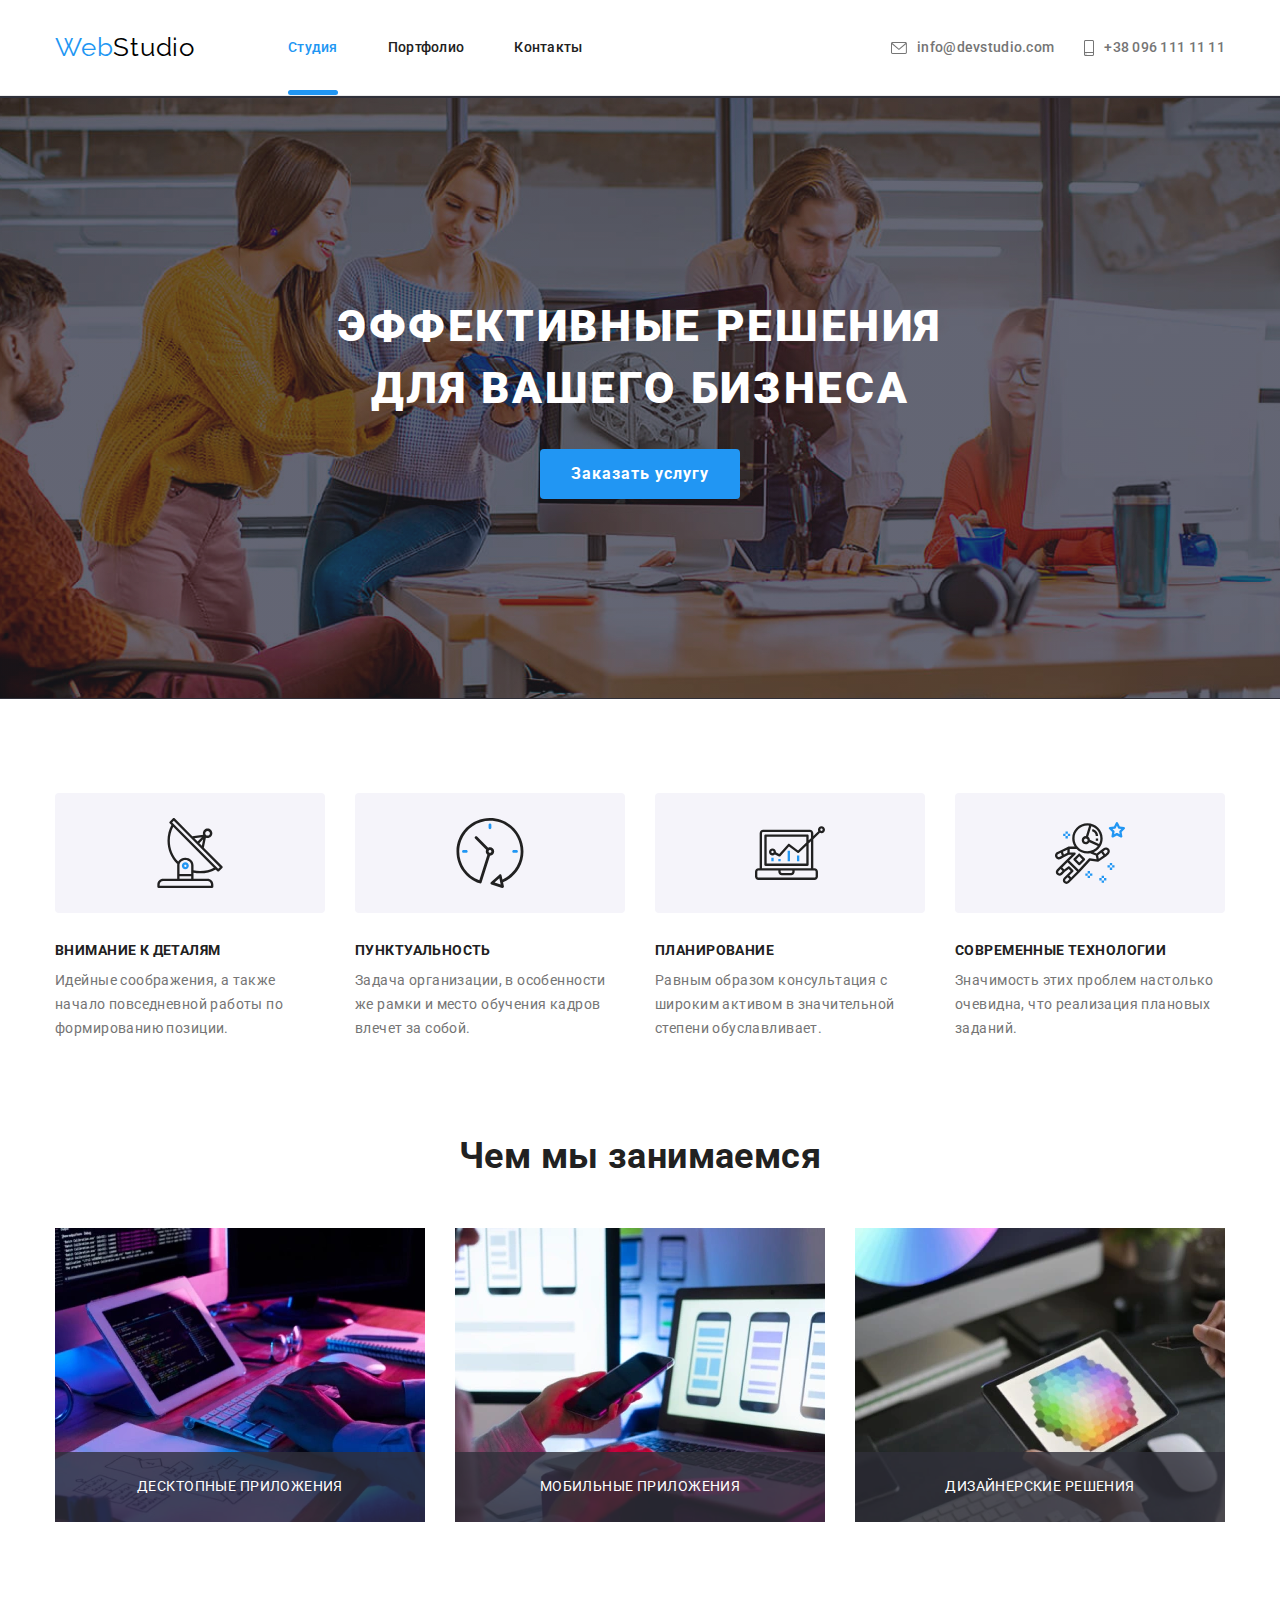
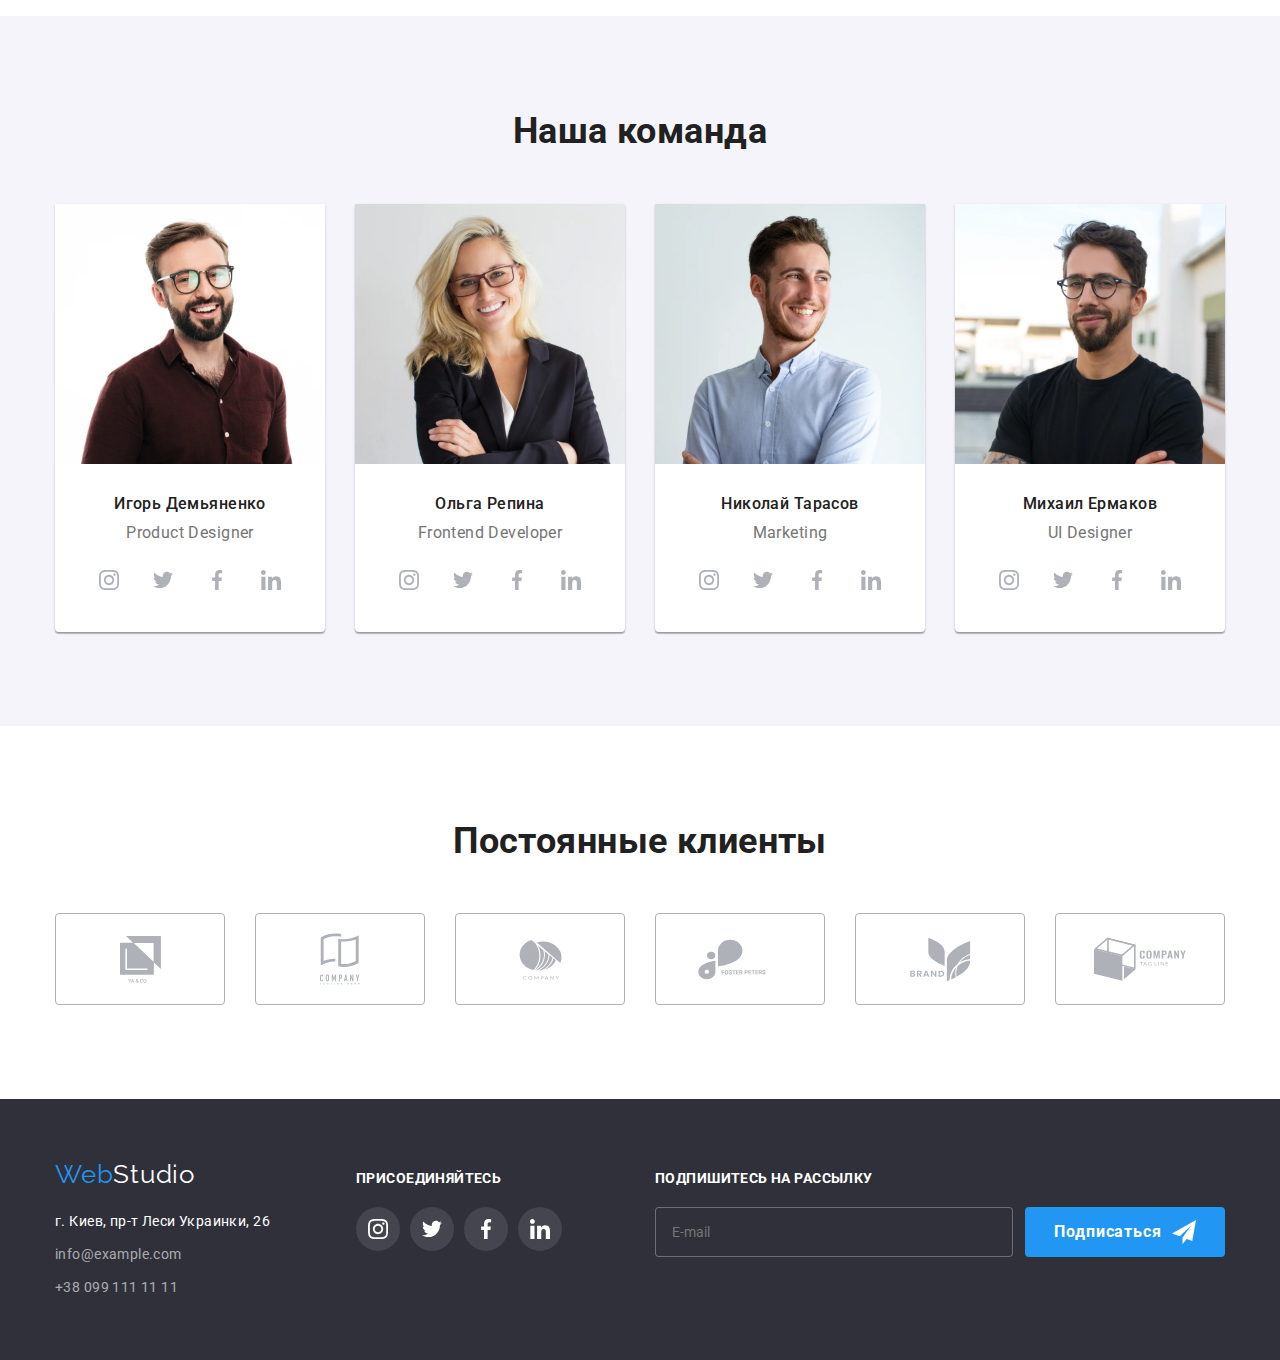
<file: index.html>
<!DOCTYPE html>
<html lang="ru">
    <head>
    <meta charset="UTF-8">
    <meta http-equiv="X-UA-Compatible" content="IE=edge">
    <meta name="viewport" content="width=device-width, initial-scale=1.0">
    <link rel="preconnect" href="https://fonts.googleapis.com">
    <link rel="preconnect" href="https://fonts.gstatic.com" crossorigin>
    <link href="https://fonts.googleapis.com/css2?family=Raleway:wght@700&family=Roboto:wght@400;500;700;900&display=swap"
        rel="stylesheet">
    <link rel="stylesheet" href="./css/main.min.css">
    <title>Web Studio</title>
    </head>
    <body>
    <!--Шапка-->
        <header class="header">
            <div class="container container--flex">
                <nav class="navigation">
                    <a href="./index.html" class="logo link-style">
                        Web<span class="logo--darker">Studio</span>
                    </a>
                    <ul class="navigation__list list">
                        <li class="navigation__item"><a href="./index.html" class="navigation__link link-style current">Студия</a></li>
                        <li class="navigation__item"><a href="./portfolio.html" class="navigation__link link-style ">Портфолио</a></li>
                        <li class="navigation__item"><a href="#" class="navigation__link link-style">Контакты</a></li>
                    </ul>
                </nav>
                <ul class="contact list">
                    <li class="contact__item link-mail">
                        <a href="mailto:info@devstudio.com" class="contact__link link-style">
                            <svg class="contact__icon" width="16" height="12">
                                <use  href="./images/sprite.svg#envelope"></use>
                            </svg> 
                            info@devstudio.com
                        </a>
                    </li>
                    <li class="contact__item link-tel">
                        <a href="tel:+380961111111" class="contact__link link-style">
                            <svg class="contact__icon" width="10" height="16">
                                <use href="./images/sprite.svg#smartphone"></use>
                            </svg>+38 096 111 11 11
                        </a>
                    </li>
                </ul>
            </div>
        </header>
        <main>
            <!--Герой-->
            <section class="section-hero">
                <div class="section-hero__container container ">
                    <h1 class="section-hero__title">Эффективные решения для вашего бизнеса</h1>
                    <button data-modal-open type="button" class="button-hero btn">Заказать услугу</button>
                </div>
            </section>
                    <!--Наші переваги-->     
            <section class="section-advantages">
                <div class="container">
                    <h2 class="section-advantages__title--hidden">Наші переваги</h2>
                    <ul class="list-advantages list">
                        <li class="list-advantages__item">
                            <div class="list-advantages__box">
                                <svg class="list-advantages__icon" width="70" height="70">
                                    <use href="./images/sprite.svg#antenna"></use>
                                </svg>
                            </div>
                            <h3 class="list-advantages__subtitle">Внимание к деталям</h3>
                            <p class="list-advantages__text">Идейные соображения, а также начало
                                повседневной работы по формированию позиции.</p>
                        </li>
                        <li class="list-advantages__item">
                            <div class="list-advantages__box">
                                <svg class="list-advantages__icon" width="70" height="70">
                                    <use href="./images/sprite.svg#clock"></use>
                                </svg>
                            </div>
                            <h3 class="list-advantages__subtitle">Пунктуальность</h3>
                            <p class="list-advantages__text">Задача организации, в особенности же рамки
                                и место обучения кадров влечет за собой.</p>
                        </li>
                        <li class="list-advantages__item">
                            <div class="list-advantages__box">
                                <svg class="list-advantages__icon" width="70" height="70">
                                    <use href="./images/sprite.svg#diagram"></use>
                                </svg>
                            </div>
                            <h3 class="list-advantages__subtitle">Планирование</h3>
                            <p class="list-advantages__text">Равным образом консультация с широким активом
                                в значительной степени обуславливает.</p>
                        </li>
                        <li class="list-advantages__item">
                            <div class="list-advantages__box">
                                <svg class="list-advantages__icon" width="70" height="70">
                                    <use href="./images/sprite.svg#astronaut"></use>
                                </svg>
                            </div>
                            <h3 class="list-advantages__subtitle">Современные технологии</h3>
                            <p class="list-advantages__text">Значимость этих проблем настолько очевидна,
                                что реализация плановых заданий.</p>
                        </li>
                    </ul>
                </div>
            </section>
            <!--Чем мы занимаемся-->
            <section class="section-work">
                   <div class="container">
                        <h2 class="container__title">Чем мы занимаемся</h2>
                        <div class="block-work">
                            <a href="./index.html">
                                <img src="images/img.webp" alt="" width="370">
                                <p class="block-work__label">Десктопные приложения</p>
                            </a>
                            <a href="./index.html">
                                <img src="images/img1.webp" alt="" width="370">
                                <p class="block-work__label">Мобильные приложения</p>
                            </a>
                            <a href="./index.html">
                                <img src="images/img2.webp" alt="" width="370">
                                <p class="block-work__label">Дизайнерские решения</p>
                            </a>
                        </div>
                   </div>
            </section>
                <!--Наша команда-->
            <section class="section-team">
                    <div class="container">
                        <h2 class="container__title">Наша команда</h2>
                        <ul class="list-team list">
                            <li class="list-team__card">
                                <img src="images/img3.webp" alt="фото Игорь Демьяненко" width="270">
                                <div class="member-card">
                                    <h3 class="member-card__title">Игорь Демьяненко</h3>
                                    <p>Product Designer</p>
                                    <div class="member-card__box">
                                        <ul class="lists-networks list">
                                            <li class="lists-networks__item">
                                                <a href="" class="lists-networks__link" aria-label="instagram">
                                                    <svg class="lists-networks__icon" width="20" height="20">
                                                        <use href="./images/sprite.svg#instagram"></use>
                                                    </svg>
                                                </a>
                                            </li>
                                            <li class="lists-networks__item">
                                                <a href="" class="lists-networks__link" aria-label="twitter">
                                                    <svg class="lists-networks__icon" width="20" height="20">
                                                        <use href="./images/sprite.svg#twitter"></use>
                                                    </svg>
                                                </a>
                                            </li>
                                            <li class="lists-networks__item">
                                                <a href="" class="lists-networks__link" aria-label="facebook">
                                                    <svg class="lists-networks__icon" width="20" height="20">
                                                        <use href="./images/sprite.svg#facebook">
                                                        </use>
                                                    </svg>
                                                </a>
                                            </li>
                                            <li class="lists-networks__item">
                                                <a href="" class="lists-networks__link" aria-label="linkedin">
                                                    <svg class="lists-networks__icon" width="20" height="20">
                                                        <use href="./images/sprite.svg#linkedin"></use>
                                                    </svg>
                                                </a>
                                            </li>
                                        </ul>
                                    </div>
                                </div>
                            </li>
                        
                            <li class="list-team__card">
                                <img src="images/img4.webp" alt="фото Ольга Репина" width="270">
                                <div class="member-card">
                                    <h3 class="member-card__title">Ольга Репина</h3>
                                    <p>Frontend Developer</p>
                                    <div class="member-card__box">
                                        <ul class="lists-networks list">
                                            <li class="lists-networks__item">
                                                <a href="" class="lists-networks__link" aria-label="instagram">
                                                    <svg class="lists-networks__icon" width="20" height="20">
                                                        <use href="./images/sprite.svg#instagram"></use>
                                                    </svg>
                                                </a>
                                            </li>
                                            <li class="lists-networks__item">
                                                <a href="" class="lists-networks__link" aria-label="twitter">
                                                    <svg class="lists-networks__icon" width="20" height="20">
                                                        <use href="./images/sprite.svg#twitter"></use>
                                                    </svg>
                                                </a>
                                            </li>
                                            <li class="lists-networks__item">
                                                <a href="" class="lists-networks__link" aria-label="facebook">
                                                    <svg class="lists-networks__icon" width="20" height="20">
                                                        <use href="./images/sprite.svg#facebook">
                                                        </use>
                                                    </svg>
                                                </a>
                                            </li>
                                            <li class="lists-networks__item">
                                                <a href="" class="lists-networks__link" aria-label="linkedin">
                                                    <svg class="lists-networks__icon" width="20" height="20">
                                                        <use href="./images/sprite.svg#linkedin"></use>
                                                    </svg>
                                                </a>
                                            </li>
                                        </ul>
                                    </div>
                                </div>
                            </li>
                        
                            <li class="list-team__card">
                                <img src="images/img5.webp" alt="фото Николай Тарасов" width="270">
                                <div class="member-card">
                                    <h3 class="member-card__title">Николай Тарасов</h3>
                                    <p>Marketing</p>
                                    <div class="member-card__box">
                                        <ul class="lists-networks list">
                                            <li class="lists-networks__item">
                                                <a href="" class="lists-networks__link" aria-label="instagram">
                                                    <svg class="lists-networks__icon" width="20" height="20">
                                                        <use href="./images/sprite.svg#instagram"></use>
                                                    </svg>
                                                </a>
                                            </li>
                                            <li class="lists-networks__item">
                                                <a href="" class="lists-networks__link" aria-label="twitter">
                                                    <svg class="lists-networks__icon" width="20" height="20">
                                                        <use href="./images/sprite.svg#twitter"></use>
                                                    </svg>
                                                </a>
                                            </li>
                                            <li class="lists-networks__item">
                                                <a href="" class="lists-networks__link" aria-label="facebook">
                                                    <svg class="lists-networks__icon" width="20" height="20">
                                                        <use href="./images/sprite.svg#facebook">
                                                        </use>
                                                    </svg>
                                                </a>
                                            </li>
                                            <li class="lists-networks__item">
                                                <a href="" class="lists-networks__link" aria-label="linkedin">
                                                    <svg class="lists-networks__icon" width="20" height="20">
                                                        <use href="./images/sprite.svg#linkedin"></use>
                                                    </svg>
                                                </a>
                                            </li>
                                        </ul>
                                    </div>
                                </div>
                            </li>
                        
                            <li class="list-team__card">
                                <img src="images/img6.webp" alt="фото Михаил Ермаков" width="270">
                                <div class="member-card">
                                    <h3 class="member-card__title">Михаил Ермаков</h3>
                                    <p>UI Designer</p>
                                    <div class="member-card__box">
                                    <ul class="lists-networks list">
                                        <li class="lists-networks__item">
                                            <a href="" class="lists-networks__link" aria-label="instagram">
                                                <svg class="lists-networks__icon" width="20" height="20">
                                                    <use href="./images/sprite.svg#instagram"></use>
                                                </svg>
                                            </a>
                                        </li>
                                        <li class="lists-networks__item">
                                            <a href="" class="lists-networks__link" aria-label="twitter">
                                                <svg class="lists-networks__icon" width="20" height="20">
                                                    <use href="./images/sprite.svg#twitter"></use>
                                                </svg>
                                            </a>
                                        </li>
                                        <li class="lists-networks__item">
                                            <a href="" class="lists-networks__link" aria-label="facebook">
                                                <svg class="lists-networks__icon" width="20" height="20">
                                                    <use href="./images/sprite.svg#facebook">
                                                    </use>
                                                </svg>
                                            </a>
                                        </li>
                                        <li class="lists-networks__item">
                                            <a href="" class="lists-networks__link" aria-label="linkedin">
                                                <svg class="lists-networks__icon" width="20" height="20">
                                                    <use href="./images/sprite.svg#linkedin"></use>
                                                </svg>
                                            </a>
                                        </li>
                                    </ul>
                                    </div>
                                </div>
                            </li>
                        </ul>
                    </div>
            </section>
                <!--COMPANY-->
            <section class="company">
                    <div class="container">
                        <h2 class="container__title">Постоянные клиенты</h2>
                        <div class="box-company">
                            <ul class="list-company list">
                                <li class="list-company__item">
                                    <a href="" class="list-company__link">
                                        <svg class="list-company__icon" width="41" height="47">
                                            <use href="./images/sprite.svg#client1"></use>
                                        </svg>
                                    </a>
                                </li>
                                <li class="list-company__item">
                                    <a href="" class="list-company__link">
                                        <svg class="list-company__icon" width="40" height="52">
                                            <use href="./images/sprite.svg#client2"></use>
                                        </svg>
                                    </a>
                                </li>
                                <li class="list-company__item">
                                    <a href="" class="list-company__link">
                                        <svg class="list-company__icon" width="43" height="41">
                                            <use href="./images/sprite.svg#client3"></use>
                                        </svg>
                                    </a>
                                </li>
                                <li class="list-company__item">
                                    <a href="" class="list-company__link">
                                        <svg class="list-company__icon" width="84" height="41">
                                            <use href="./images/sprite.svg#client4"></use>
                                        </svg>
                                    </a>
                                </li>
                                <li class="list-company__item">
                                    <a href="" class="list-company__link">
                                        <svg class="list-company__icon" width="63" height="45">
                                            <use href="./images/sprite.svg#client5"></use>
                                        </svg>
                                    </a>
                                </li>
                                <li class="list-company__item">
                                    <a href="" class="list-company__link">
                                        <svg class="list-company__icon" width="94" height="44">
                                            <use href="./images/sprite.svg#client6"></use>
                                        </svg>
                                    </a>
                                </li>
                            </ul>
                        </div>
                    </div>
            </section>
        </main>
                <!--Футер-->
        <footer class="footer">
            <div class="container footer__container">
                <div class="footer__address">
                    <div class="bock-logo footer__logo">
                        <a href="./index.html" class="bock-logo__link logo link-style">
                            Web<span class="bock-logo__link--lighter">Studio</span>
                        </a>
                    </div>
                    
                    <address class="addr">
                        <ul class="list-address list">
                            <li class="list-address__item">
                                <span class="list-address__item--lighter">г. Киев, пр-т Леси Украинки, 26</span>
                            </li>
                            <li class="list-address__item"><a href="mailto:info@example.com" class="list-address__item--darker link-style">info@example.com</a>
                            </li>
                            <li class="list-address__item"><a href="tel:+380991111111" class="list-address__item--darker link-style">+38 099 111 11 11</a>
                            </li>
                        </ul>
                    </address>
                </div>
                <div class="block-social footer__social">
                    <h3 class="block-social__title ">присоединяйтесь</h3>
                    <ul class="lists-networks list">
                        <li class="lists-networks__item">
                            <a href="" class="lists-networks__link lists-networks__link--dark" aria-label="instagram">
                                <svg class="lists-networks__icon lists-networks__icon--light" width="20" height="20">
                                    <use href="./images/sprite.svg#instagram"></use>
                                </svg>
                            </a>
                        </li>
                        <li class="lists-networks__item">
                            <a href="" class="lists-networks__link lists-networks__link--dark" aria-label="twitter">
                                <svg class="lists-networks__icon lists-networks__icon--light" width="20" height="20">
                                    <use href="./images/sprite.svg#twitter"></use>
                                </svg>
                            </a>
                        </li>
                        <li class="lists-networks__item">
                            <a href="" class="lists-networks__link lists-networks__link--dark" aria-label="facebook">
                                <svg class="lists-networks__icon lists-networks__icon--light" width="20" height="20">
                                    <use href="./images/sprite.svg#facebook">
                                    </use>
                                </svg>
                            </a>
                        </li>
                        <li class="lists-networks__item">
                            <a href="" class="lists-networks__link lists-networks__link--dark" aria-label="linkedin">
                                <svg class="lists-networks__icon lists-networks__icon--light" width="20" height="20">
                                    <use href="./images/sprite.svg#linkedin"></use>
                                </svg>
                            </a>
                        </li>
                    </ul>
                </div>
                <div class="footer__mailing">
                    <form class="form-mailing">
                        <label for="E-mail" class="form-mailing__label">Подпишитесь на рассылку</label>
                        <div class="form-mailing__box">
                            <input type="email" name="email" id="E-mail" class="form-mailing__input" placeholder="E-mail" required>
                            <button type="submit" class="button-mailing btn">
                                    <span class="button-mailing__text">Подписаться</span>
                                    <svg width="24" height="24" class="button-mailing__icon">
                                        <use href="./images/sprite.svg#icon-send"></use>
                                    </svg>
                            </button>
                        </div>
                    </form>
                </div>
            </div>
        </footer>
        <!-- BACKDROP -->
        <div class="backdrop backdrop--hidden" data-modal>
            <div class="modal">
                <button data-modal-close type="button" class="btn-close">
                    <svg class="btn-close__icon" width="11" height="11">
                        <use href="./images/sprite.svg#close"></use>
                    </svg>
                </button>
                <b class="modal__legend">Оставьте свои данные, мы вам перезвоним</b>
                <form class="form-modal"> 
                    <div class="form-modal__field">
                        <label for="inp-name" class="form-modal__label">Имя</label>
                        <div class="form-modal__thumb">
                            <input type="text" name="text" id="inp-name" class="field" required>
                            <svg class="field__icon" width="18" height="18">
                                <use href="./images/sprite.svg#input-name"></use>
                            </svg>
                        </div>
                    </div>
                    <div class="form-modal__field">
                        <label for="inp-tel" class="form-modal__label">Телефон</label>
                        <div class="form-modal__thumb">
                            <input type="tel" name="tel" id="inp-tel" class="field" required>
                            <svg class="field__icon" width="18" height="18">
                                <use href="./images/sprite.svg#input-tel"></use>
                            </svg> 
                        </div>
                    </div>
                    <div class="form-modal__field">
                        <label for="inp-mail" class="form-modal__label">Почта</label>
                        <div class="form-modal__thumb">
                            <input type="email" name="email" id="inp-mail" class="field" required>
                            <svg class="field__icon" width="18" height="18">
                                <use href="./images/sprite.svg#input-mail"></use>
                            </svg>
                        </div>
                    </div>
                    <div class="form-modal__field ">
                        <label for="comment" class="form-modal__label">Комментарий</label>
                        <textarea name="comment" id="comment" class="textarea" rows="7" placeholder="Введите текст"></textarea>
                    </div> 
                    <div class="modal__contract">
                        <label for="inp-contract" class="label-checkbox">
                            <input type="checkbox" name="checkbox-contract" id="inp-contract" class="label-checkbox__input">
                            <span class="label-checkbox__check"></span>
                        </label>
                        <span class="label-checkbox__contract">Соглашаюсь с рассылкой и принимаю
                            <a href="https://uk.wikipedia.org/wiki/Договір" class="label-checkbox__link link-style">Условия договора</a>
                        </span>
                    </div> 
                    <button type="submit" class="btn-submit btn">Отправить</button>
               </form>
            </div>
        </div>
        <script src="./js/modal.js"></script>
    </body>
</html>
</file>
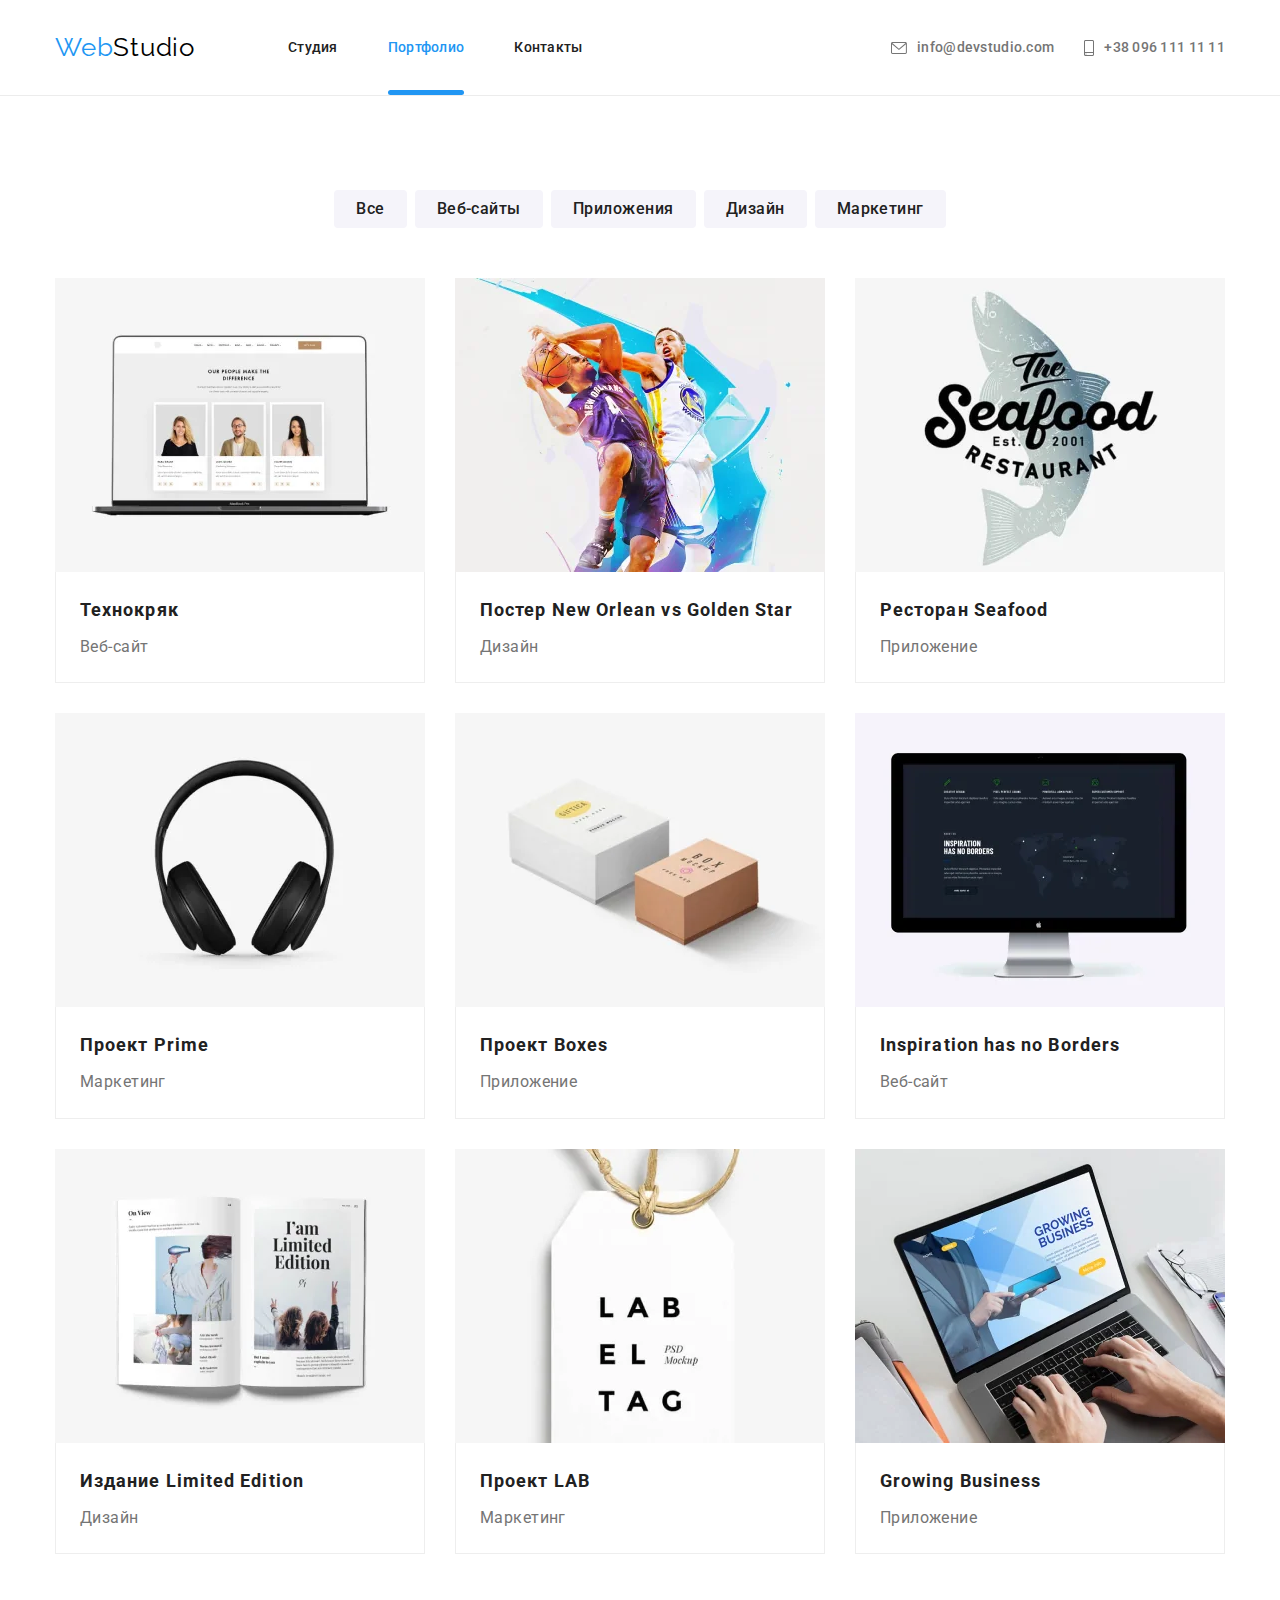
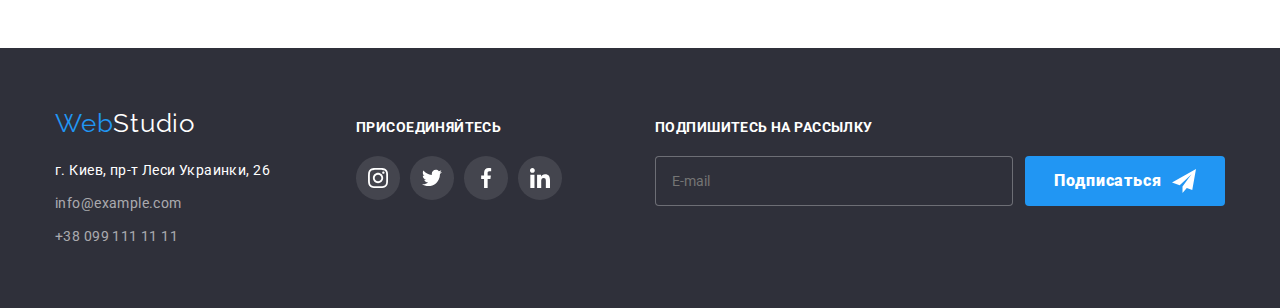
<file: portfolio.html>
<!DOCTYPE html>
<html lang="ru">
<head>
    <meta charset="UTF-8">
    <meta http-equiv="X-UA-Compatible" content="IE=edge">
    <meta name="viewport" content="width=device-width, initial-scale=1.0">
    <link rel="preconnect" href="https://fonts.googleapis.com">
    <link rel="preconnect" href="https://fonts.gstatic.com" crossorigin>
    <link href="https://fonts.googleapis.com/css2?family=Raleway:wght@700&family=Roboto:wght@400;500;700;900&display=swap"
        rel="stylesheet">
    <link rel="stylesheet" href="./css/portfolio.min.css">
    <title>Portfolio</title>
</head>
    <body>
        <!--Шапка-->
        <header class="header">
            <div class="container container--flex">
                <nav class="navigation">
                    <a href="./index.html" class="logo link-style">
                        Web<span class="logo--darker">Studio</span>
                    </a>
                    <ul class="navigation__list list">
                        <li class="navigation__item"><a href="./index.html" class="navigation__link link-style">Студия</a></li>
                        <li class="navigation__item"><a href="./portfolio.html" class="navigation__link link-style current">Портфолио</a></li>
                        <li class="navigation__item"><a href="#" class="navigation__link link-style">Контакты</a></li>
                    </ul>
                </nav>
                <ul class="contact list">
                    <li class="contact__item link-mail">
                        <a href="mailto:info@devstudio.com" class="contact__link link-style">
                            <svg class="contact__icon" width="16" height="12">
                                <use  href="./images/sprite.svg#envelope"></use>
                            </svg> 
                            info@devstudio.com
                        </a>
                    </li>
                    <li class="contact__item link-tel">
                        <a href="tel:+380961111111" class="contact__link link-style">
                            <svg class="contact__icon" width="10" height="16">
                                <use href="./images/sprite.svg#smartphone"></use>
                            </svg>+38 096 111 11 11
                        </a>
                    </li>
                </ul>
            </div>
        </header>
        <main>
            <section class="section-portfolio">
                <div class="container">
                    <h1 class="section-portfolio__title--hidden">Портфолио</h1>
                    <!-- Фільтр -->
                    <ul class="list-filter section-portfolio__filter list">
                        <li class="list-filter__item"><button type="button" class="button-filter">Все</button></li>
                        <li class="list-filter__item"><button type="button" class="button-filter">Веб-сайты</button></li>
                        <li class="list-filter__item"><button type="button" class="button-filter">Приложения</button></li>
                        <li class="list-filter__item"><button type="button" class="button-filter">Дизайн</button></li>
                        <li class="list-filter__item"><button type="button" class="button-filter">Маркетинг</button></li>
                    </ul>
                    <!-- список набору -->
                    <ul class="list-cadrs section-portfolio__cadrs list">
                        <li class="list-cadrs__item">
                            <a href="" class="list-cadrs__link link-style">
                                <div class="box-overlay">
                                    <img src="./images/img_p.webp" alt="" width="370">
                                    <div class="overlay-portfolio">
                                        <p class="overlay-portfolio__text">Технокряк это современная площадка распространения
                                            коронавируса. Компании используют эту платформу для
                                            цифрового шпионажа и атак на защищённые
                                            сервера конкурентов.</p>
                                    </div>
                                </div>
                                <div class="subtitle-content">
                                    <h2 class="list-cadrs__subtitle">Технокряк</h2>
                                    <p class="list-cadrs__description">Веб-сайт</p>
                                </div>
                            </a>
                        </li>
                        <li class="list-cadrs__item">
                            <a href="" class="list-cadrs__link link-style">
                                <div class="box-overlay">
                                    <img src="./images/img_p1.webp" alt="" width="370">
                                    <div class="overlay-portfolio">
                                        <p>Технокряк это современная площадка распространения
                                            коронавируса. Компании используют эту платформу для
                                            цифрового шпионажа и атак на защищённые
                                            сервера конкурентов.</p>
                                    </div>
                                </div>
                                <div class="subtitle-content">
                                    <h2 class="list-cadrs__subtitle">Постер New Orlean vs Golden Star</h2>
                                    <p class="list-cadrs__description">Дизайн</p>
                                </div>
                            </a>
                        </li>
                        <li class="list-cadrs__item">
                            <a href="" class="list-cadrs__link link-style">
                                <div class="box-overlay">
                                    <img src="./images/img_p2.webp" alt="" width="370">
                                    <div class="overlay-portfolio">
                                        <p>Технокряк это современная площадка распространения
                                            коронавируса. Компании используют эту платформу для
                                            цифрового шпионажа и атак на защищённые
                                            сервера конкурентов.</p>
                                    </div>
                                </div>
                                <div class="subtitle-content">
                                    <h2 class="list-cadrs__subtitle">Ресторан Seafood</h2>
                                    <p class="list-cadrs__description">Приложение</p>
                                </div>
                            </a>
                        </li>
                        <li class="list-cadrs__item">
                            <a href="" class="list-cadrs__link link-style">
                                <div class="box-overlay">
                                    <img src="./images/img_p3.webp" alt="" width="370">
                                    <div class="overlay-portfolio">
                                        <p>Технокряк это современная площадка распространения
                                            коронавируса. Компании используют эту платформу для
                                            цифрового шпионажа и атак на защищённые
                                            сервера конкурентов.</p>
                                    </div>
                                </div>
                                <div class="subtitle-content">
                                    <h2 class="list-cadrs__subtitle">Проект Prime</h2>
                                    <p class="list-cadrs__description">Маркетинг</p>
                                </div>
                            </a>
                        </li>
                        <li class="list-cadrs__item">
                            <a href="" class="list-cadrs__link link-style">
                                <div class="box-overlay">
                                    <img src="./images/img_p4.webp" alt="" width="370">
                                    <div class="overlay-portfolio">
                                        <p>Технокряк это современная площадка распространения
                                            коронавируса. Компании используют эту платформу для
                                            цифрового шпионажа и атак на защищённые
                                            сервера конкурентов.</p>
                                    </div>
                                </div>
                                <div class="subtitle-content">
                                    <h2 class="list-cadrs__subtitle">Проект Boxes</h2>
                                    <p class="list-cadrs__description">Приложение</p>
                                </div>
                            </a>
                        </li>
                        <li class="list-cadrs__item">
                            <a href="" class="list-cadrs__link link-style">
                                <div class="box-overlay">
                                    <img src="./images/img_p5.webp" alt="" width="370">
                                    <div class="overlay-portfolio">
                                        <p>Технокряк это современная площадка распространения
                                            коронавируса. Компании используют эту платформу для
                                            цифрового шпионажа и атак на защищённые
                                            сервера конкурентов.</p>
                                    </div>
                                </div>
                                
                                <div class="subtitle-content">
                                    <h2 class="list-cadrs__subtitle">Inspiration has no Borders</h2>
                                    <p class="list-cadrs__description">Веб-сайт</p>
                                </div>
                            </a>
                        </li>
                        <li class="list-cadrs__item">
                            <a href="" class="list-cadrs__link link-style">
                                <div class="box-overlay">
                                    <img src="./images/img_p6.webp" alt="" width="370">
                                    <div class="overlay-portfolio">
                                        <p>Технокряк это современная площадка распространения
                                            коронавируса. Компании используют эту платформу для
                                            цифрового шпионажа и атак на защищённые
                                            сервера конкурентов.</p>
                                    </div>
                                </div>
                                <div class="subtitle-content">
                                    <h2 class="list-cadrs__subtitle">Издание Limited Edition</h2>
                                    <p class="list-cadrs__description">Дизайн</p>
                                </div>
                            </a>
                        </li>
                        <li class="list-cadrs__item">
                            <a href="" class="list-cadrs__link link-style">
                                <div class="box-overlay">
                                    <img src="./images/img_p7.webp" alt="" width="370">
                                    <div class="overlay-portfolio">
                                        <p>Технокряк это современная площадка распространения
                                            коронавируса. Компании используют эту платформу для
                                            цифрового шпионажа и атак на защищённые
                                            сервера конкурентов.</p>
                                    </div>
                                </div>
                                <div class="subtitle-content">
                                    <h2 class="list-cadrs__subtitle">Проект LAB</h2>
                                    <p class="list-cadrs__description">Маркетинг</p>
                                </div>
                            </a>
                        </li>
                        <li class="list-cadrs__item">
                            <a href="" class="list-cadrs__link link-style">
                                <div class="box-overlay">
                                    <img src="./images/img_p8.webp" alt="" width="370">
                                    <div class="overlay-portfolio">
                                        <p>Технокряк это современная площадка распространения
                                            коронавируса. Компании используют эту платформу для
                                            цифрового шпионажа и атак на защищённые
                                            сервера конкурентов.</p>
                                    </div>
                                </div>
                                <div class="subtitle-content">
                                    <h2 class="list-cadrs__subtitle">Growing Business</h2>
                                    <p class="list-cadrs__description">Приложение</p>
                                </div>
                            </a>
                        </li>
                    </ul>
                </div>
            </section>
        </main>
        <!--Футер-->
        <footer class="footer">
            <div class="container footer__container">
                <div class="footer__address">
                    <div class="bock-logo footer__logo">
                        <a href="./index.html" class="bock-logo__link logo link-style">
                            Web<span class="bock-logo__link--lighter">Studio</span>
                        </a>
                    </div>
                    
                    <address class="addr">
                        <ul class="list-address list">
                            <li class="list-address__item">
                                <span class="list-address__item--lighter">г. Киев, пр-т Леси Украинки, 26</span>
                            </li>
                            <li class="list-address__item"><a href="mailto:info@example.com" class="list-address__item--darker link-style">info@example.com</a>
                            </li>
                            <li class="list-address__item"><a href="tel:+380991111111" class="list-address__item--darker link-style">+38 099 111 11 11</a>
                            </li>
                        </ul>
                    </address>
                </div>
                <div class="block-social footer__social">
                    <h3 class="block-social__title ">присоединяйтесь</h3>
                    <ul class="lists-networks list">
                        <li class="lists-networks__item">
                            <a href="" class="lists-networks__link lists-networks__link--dark" aria-label="instagram">
                                <svg class="lists-networks__icon lists-networks__icon--light" width="20" height="20">
                                    <use href="./images/sprite.svg#instagram"></use>
                                </svg>
                            </a>
                        </li>
                        <li class="lists-networks__item">
                            <a href="" class="lists-networks__link lists-networks__link--dark" aria-label="twitter">
                                <svg class="lists-networks__icon lists-networks__icon--light" width="20" height="20">
                                    <use href="./images/sprite.svg#twitter"></use>
                                </svg>
                            </a>
                        </li>
                        <li class="lists-networks__item">
                            <a href="" class="lists-networks__link lists-networks__link--dark" aria-label="facebook">
                                <svg class="lists-networks__icon lists-networks__icon--light" width="20" height="20">
                                    <use href="./images/sprite.svg#facebook">
                                    </use>
                                </svg>
                            </a>
                        </li>
                        <li class="lists-networks__item">
                            <a href="" class="lists-networks__link lists-networks__link--dark" aria-label="linkedin">
                                <svg class="lists-networks__icon lists-networks__icon--light" width="20" height="20">
                                    <use href="./images/sprite.svg#linkedin"></use>
                                </svg>
                            </a>
                        </li>
                    </ul>
                </div>
                <div class="footer__mailing">
                    <form class="form-mailing">
                        <label for="E-mail" class="form-mailing__label">Подпишитесь на рассылку</label>
                        <div class="form-mailing__box">
                            <input type="email" name="email" id="E-mail" class="form-mailing__input" placeholder="E-mail" required>
                            <button type="submit" class="button-mailing btn">
                                    <b class="button-mailing__text">Подписаться</b>
                                    <svg width="24" height="24" class="button-mailing__icon">
                                        <use href="./images/sprite.svg#icon-send"></use>
                                    </svg>
                            </button>
                        </div>
                    </form>
                </div>
            </div>
        </footer>     
    </body>
</html>
</file>
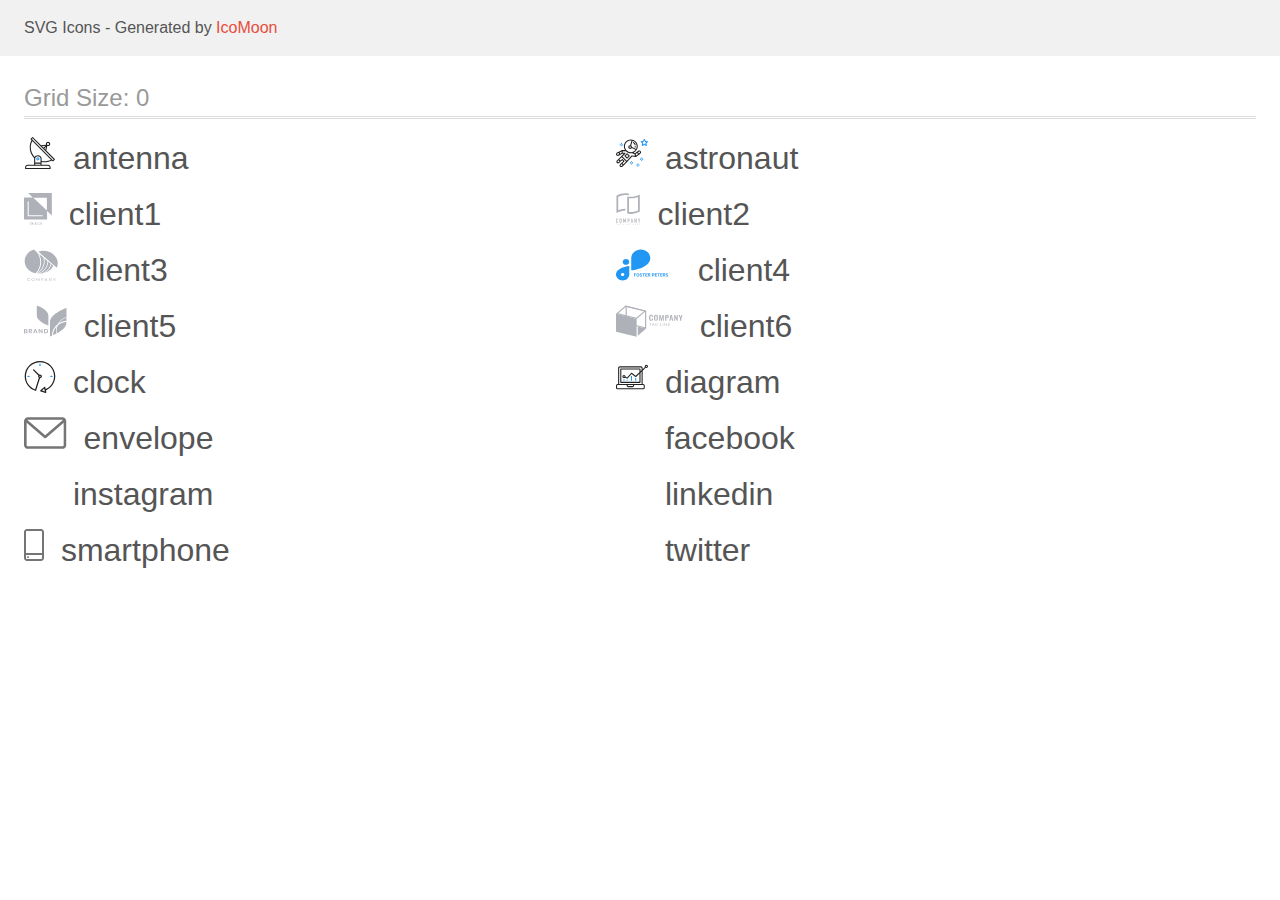
<file: images/icon-index/demo.html>
<!doctype html>
<html>
<head>
    <title>IcoMoon - SVG Icons</title>
    <meta charset="utf-8">
    <meta name="viewport" content="width=device-width, initial-scale=1">
    <link rel="stylesheet" href="demo-files/demo.css">
    <link rel="stylesheet" href="style.css">
</head>
<body>
<svg aria-hidden="true" style="position: absolute; width: 0; height: 0; overflow: hidden;" version="1.1" xmlns="http://www.w3.org/2000/svg" xmlns:xlink="http://www.w3.org/1999/xlink">
<defs>
<symbol id="antenna" viewBox="0 0 32 32">
<path fill="#212121" style="fill: var(--color1, #212121)" d="M30.773 22.098l-8.443-8.505 0.937-4.616c0.225 0.090 0.485 0.144 0.758 0.146h0.007c0.008 0 0.017 0 0.026 0 1.192 0 2.159-0.967 2.159-2.159s-0.967-2.159-2.159-2.159c-1.192 0-2.159 0.967-2.159 2.159 0 0.259 0.046 0.508 0.13 0.739l-0.005-0.015-4.96 0.606-8.091-8.133c-0.096-0.098-0.229-0.159-0.376-0.16h-0c-0.14 0.001-0.274 0.057-0.373 0.155l-1.512 1.504c-0.096 0.097-0.156 0.23-0.156 0.377s0.060 0.281 0.156 0.377v0l0.814 0.825c-1.143 2.062-1.816 4.522-1.816 7.139 0 4.106 1.656 7.824 4.336 10.525l-0.001-0.001c0.043 0.041 0.092 0.074 0.146 0.097-0.032 0.164-0.051 0.353-0.052 0.546v6.188h-6.4c-1.472 0.001-2.666 1.194-2.667 2.666v1.067c0 0.295 0.239 0.534 0.534 0.534h24.534c0.294 0 0.533-0.239 0.533-0.534v-1.067c-0.002-1.472-1.195-2.665-2.666-2.666h-6.4v-2.742c1.003 0.21 2.024 0.317 3.049 0.32 2.58-0.003 5.005-0.663 7.117-1.822l-0.077 0.039 0.818 0.823c0.099 0.101 0.235 0.159 0.376 0.16 0.14-0.001 0.274-0.057 0.373-0.155l1.512-1.504c0.096-0.097 0.156-0.23 0.156-0.377s-0.060-0.281-0.156-0.377v0zM23.28 6.233c0.193-0.192 0.459-0.31 0.752-0.31 0.589 0 1.067 0.478 1.067 1.066s-0.477 1.066-1.067 1.066c-0 0-0 0-0 0h-0.004c-0.587-0.003-1.061-0.479-1.061-1.066 0-0.295 0.12-0.563 0.314-0.756l0-0h-0.002zM22.024 9.737l-0.598 2.946-1.175-1.183 1.774-1.763zM21.419 8.835l-1.92 1.909-1.486-1.493 3.406-0.416zM24.004 28.8c0.884 0 1.6 0.716 1.6 1.6v0 0.534h-23.466v-0.534c0-0.884 0.716-1.6 1.6-1.6v0h20.267zM16.538 26.666v1.067h-5.334v-1.067h5.334zM11.204 25.6v-4.053c0-1.294 1.196-2.346 2.667-2.346s2.667 1.053 2.667 2.346v4.053h-5.334zM17.604 23.904v-2.357c0-1.882-1.675-3.413-3.733-3.413-0.017-0-0.038-0-0.058-0-1.353 0-2.54 0.707-3.213 1.771l-0.009 0.016c-2.36-2.482-3.812-5.846-3.812-9.55 0-2.314 0.567-4.496 1.569-6.414l-0.036 0.077 18.602 18.709c-1.823 0.947-3.979 1.502-6.266 1.502-1.079 0-2.128-0.124-3.136-0.357l0.093 0.018zM28.893 23.22l-21.057-21.181 0.754-0.752 7.935 7.98c0.004 0 0.006 0.007 0.010 0.010l13.114 13.191-0.757 0.752z"></path>
<path fill="#2196f3" style="fill: var(--color2, #2196f3)" d="M13.876 20.267h-0.005c-0.001 0-0.002 0-0.002 0-0.884 0-1.6 0.716-1.6 1.6s0.715 1.599 1.597 1.6h0.005c0.001 0 0.001 0 0.002 0 0.884 0 1.6-0.716 1.6-1.6s-0.715-1.599-1.598-1.6h-0zM14.249 22.245c-0.096 0.096-0.229 0.155-0.376 0.155-0.295 0-0.534-0.239-0.534-0.534s0.238-0.533 0.532-0.533h0c0.293 0.001 0.531 0.239 0.531 0.533 0 0.148-0.060 0.282-0.157 0.378l-0 0h0.005z"></path>
</symbol>
<symbol id="astronaut" viewBox="0 0 32 32">
<path fill="#2196f3" style="fill: var(--color2, #2196f3)" d="M31.974 4.524c-0.064-0.191-0.227-0.332-0.427-0.362l-0.003-0-1.911-0.278-0.855-1.731c-0.179-0.365-0.777-0.365-0.956 0l-0.855 1.731-1.911 0.278c-0.26 0.039-0.457 0.26-0.457 0.528 0 0.15 0.062 0.285 0.161 0.382l1.383 1.348-0.326 1.903c-0.034 0.2 0.048 0.402 0.212 0.522 0.166 0.12 0.383 0.135 0.562 0.040l1.709-0.899 1.709 0.899c0.072 0.038 0.157 0.061 0.247 0.061 0.295 0 0.534-0.239 0.534-0.534 0-0.031-0.003-0.062-0.008-0.092l0 0.003-0.326-1.903 1.383-1.348c0.099-0.097 0.161-0.233 0.161-0.382 0-0.059-0.009-0.115-0.027-0.168l0.001 0.004zM29.511 5.851c-0.126 0.122-0.183 0.299-0.153 0.472l0.191 1.114-1-0.526c-0.072-0.039-0.158-0.062-0.249-0.062s-0.177 0.023-0.252 0.063l0.003-0.001-1 0.526 0.191-1.114c0.005-0.027 0.008-0.059 0.008-0.091 0-0.149-0.061-0.285-0.16-0.381l-0-0-0.811-0.79 1.119-0.162c0.174-0.025 0.324-0.134 0.402-0.292l0.5-1.013 0.5 1.013c0.078 0.158 0.228 0.267 0.402 0.292l1.119 0.162-0.809 0.79zM26.134 20.522h-1.067v1.067h1.067v-1.067zM26.134 22.656h-1.067v1.066h1.067v-1.066zM27.2 21.589h-1.067v1.067h1.067v-1.067zM25.067 21.589h-1.067v1.067h1.067v-1.067zM22.4 26.389h-1.067v1.067h1.067v-1.067zM22.4 28.523h-1.067v1.067h1.067v-1.067zM23.467 27.456h-1.067v1.067h1.067v-1.067zM21.334 27.456h-1.067v1.067h1.067v-1.067zM16 24.256h-1.066v1.067h1.066v-1.067zM16 26.389h-1.066v1.067h1.066v-1.067zM17.067 25.322h-1.067v1.067h1.067v-1.067zM14.934 25.322h-1.067v1.067h1.067v-1.067zM5.867 6.122h-1.066v1.066h1.066v-1.066zM5.867 8.256h-1.066v1.066h1.066v-1.066zM6.933 7.189h-1.067v1.067h1.066v-1.067zM4.8 7.189h-1.067v1.067h1.067v-1.067z"></path>
<path fill="#212121" style="fill: var(--color1, #212121)" d="M24.715 14.16c-0.28-0.376-0.698-0.636-1.179-0.703l-0.009-0.001c-0.076-0.012-0.164-0.018-0.254-0.018-0.411 0-0.789 0.139-1.090 0.373l0.004-0.003-1.253 0.96-1.898 1.417-1.358-0.541c2.421-1.086 4.113-3.508 4.113-6.32 0-3.823-3.122-6.934-6.961-6.934s-6.961 3.11-6.961 6.934c0 1.386 0.415 2.674 1.12 3.759l-2.768-0.024c-0.009 0-0.016 0.005-0.023 0.005-0.057 0.003-0.11 0.014-0.159 0.033l0.004-0.001c-0.013 0.005-0.026 0.007-0.038 0.013-0.006 0.003-0.013 0.003-0.019 0.006l-3.233 1.596c-0 0-0.001 0-0.001 0.001l-1.893 0.91c-0.024 0.011-0.045 0.023-0.065 0.036l0.001-0.001c-0.482 0.324-0.795 0.867-0.795 1.483 0 0.297 0.073 0.577 0.201 0.823l-0.005-0.010c0.22 0.424 0.592 0.742 1.043 0.885l0.013 0.003c0.161 0.053 0.345 0.083 0.537 0.083 0.308 0 0.598-0.078 0.851-0.216l-0.009 0.005 1.388-0.738 2.264-1.169 1.357-0.008-5.442 5.415c0 0.001-0.001 0.001-0.001 0.001l-1.339 1.333c-0.303 0.299-0.491 0.714-0.491 1.173 0 0.002 0 0.003 0 0.005v-0c0.002 0.919 0.748 1.664 1.667 1.664 0.001 0 0.002 0 0.002 0h-0c0.428 0 0.854-0.162 1.18-0.485l1.314-1.309 1.741-1.3 0.901 0.897-3.102 3.088c-0.303 0.299-0.491 0.714-0.491 1.173 0 0.001 0 0.003 0 0.004v-0c0 0.445 0.174 0.864 0.49 1.179 0.302 0.3 0.717 0.485 1.176 0.485 0.001 0 0.002 0 0.003 0h-0c0.427 0 0.855-0.162 1.18-0.485l4.488-4.472c0.007-0.006 0.016-0.009 0.022-0.016l5.166-5.658 3.471 0.494c0.025 0.004 0.050 0.006 0.075 0.006 0.064 0 0.127-0.016 0.187-0.038 0.017-0.006 0.032-0.015 0.049-0.023 0.019-0.010 0.039-0.015 0.058-0.027l3.213-2.133c0.012-0.008 0.018-0.021 0.029-0.030 0.013-0.010 0.029-0.014 0.041-0.026l1.271-1.191c0.348-0.326 0.564-0.787 0.564-1.3 0-0.4-0.132-0.769-0.355-1.066l0.003 0.005zM2.13 17.77c-0.098 0.054-0.215 0.086-0.34 0.086-0.078 0-0.153-0.013-0.224-0.036l0.005 0.001c-0.294-0.093-0.504-0.364-0.504-0.683 0-0.235 0.114-0.444 0.289-0.575l0.002-0.001 1.314-0.632 0.316 0.924 0.133 0.389-0.992 0.527zM5.627 15.942l-1.548 0.8-0.255-0.746-0.184-0.537 2.027-1.001-0.040 1.484zM20.727 9.322c0 0.918-0.219 1.785-0.599 2.56l-4.181-1.899c-0.044-0.575-0.342-1.072-0.782-1.384l-0.006-0.004 1.464-4.861c2.377 0.757 4.104 2.975 4.104 5.588zM8.938 9.322c0-3.235 2.644-5.867 5.894-5.867 0.253 0 0.5 0.022 0.745 0.053l-1.432 4.753c-0.019 0-0.037-0.006-0.057-0.006-0 0-0.001 0-0.001 0-1.032 0-1.869 0.835-1.872 1.867v0c0.003 1.031 0.84 1.867 1.872 1.867 0 0 0 0 0.001 0h-0c0.695 0 1.295-0.383 1.618-0.944l3.863 1.755c-1.075 1.447-2.795 2.39-4.737 2.39-3.25 0-5.894-2.632-5.894-5.867zM14.895 10.122c0 0.441-0.362 0.8-0.806 0.8-0 0-0.001 0-0.001 0-0.443 0-0.802-0.358-0.804-0.8v-0c0-0.441 0.361-0.8 0.806-0.8s0.806 0.359 0.806 0.8zM2.464 25.146c-0.11 0.109-0.261 0.176-0.428 0.176s-0.317-0.067-0.427-0.175l0 0c-0.109-0.108-0.176-0.257-0.176-0.422s0.067-0.314 0.176-0.422l0-0 0.962-0.959 0.852 0.848-0.959 0.954zM5.678 28.88c-0.11 0.109-0.261 0.176-0.428 0.176s-0.317-0.067-0.427-0.175l0 0c-0.109-0.108-0.176-0.257-0.176-0.422s0.067-0.314 0.176-0.422l0-0 0.963-0.959 0.852 0.848-0.96 0.955zM9.16 25.411l-0.001 0.001-1.765 1.76-0.852-0.848 1.765-1.757c0.040-0.040 0.065-0.088 0.090-0.136 0.007-0.014 0.020-0.026 0.026-0.040 0.016-0.041 0.019-0.085 0.026-0.128 0.003-0.025 0.014-0.048 0.014-0.073 0-0.035-0.013-0.070-0.020-0.105-0.006-0.032-0.006-0.064-0.019-0.096-0.025-0.053-0.055-0.098-0.092-0.138l0 0c-0.010-0.012-0.014-0.026-0.025-0.038h-0.001s0-0.001-0.001-0.002l-1.607-1.6c-0.017-0.017-0.039-0.024-0.058-0.038-0.025-0.021-0.054-0.040-0.084-0.056l-0.003-0.001c-0.026-0.012-0.058-0.023-0.090-0.031l-0.003-0.001c-0.030-0.009-0.065-0.017-0.101-0.020l-0.002-0c-0.007-0-0.015-0-0.023-0-0.026 0-0.051 0.002-0.075 0.005l0.003-0c-0.036 0.005-0.069 0.009-0.104 0.021s-0.064 0.027-0.094 0.045c-0.020 0.011-0.043 0.015-0.061 0.029l-1.774 1.324-0.901-0.897 2.399-2.386 4.36 4.289-0.928 0.919zM15.979 18.394c-0.016-0.002-0.030 0.004-0.046 0.003-0.008-0-0.017-0.001-0.027-0.001-0.031 0-0.062 0.003-0.092 0.008l0.003-0c-0.070 0.011-0.132 0.035-0.187 0.070l0.002-0.001c-0.030 0.018-0.057 0.037-0.083 0.061-0.013 0.011-0.028 0.016-0.040 0.029l-4.698 5.146-4.328-4.256 2.833-2.818c0.096-0.097 0.156-0.23 0.156-0.377 0-0.295-0.239-0.534-0.534-0.534-0.001 0-0.001 0-0.002 0h0l-2.219 0.013 0.028-1.607 3.104 0.027c1.264 1.297 3.027 2.101 4.978 2.101 0.001 0 0.002 0 0.003 0h-0c0.438 0 0.864-0.046 1.28-0.122 0.040 0.032 0.080 0.064 0.129 0.085l2.41 0.96 0.152 0.758 0.178 0.886-3.003-0.427zM20.020 18.572l-0.313-1.558 1.446-1.080 0.946 1.257-2.080 1.381zM23.773 15.741l-0.837 0.785-0.931-1.236 0.831-0.637c0.155-0.119 0.351-0.168 0.543-0.143 0.193 0.027 0.364 0.128 0.48 0.284 0.088 0.117 0.141 0.265 0.141 0.426 0 0.206-0.087 0.391-0.226 0.521l-0 0z"></path>
<path fill="#212121" style="fill: var(--color1, #212121)" d="M13.602 18.544l-2.143-2.134c-0.096-0.096-0.229-0.155-0.376-0.155s-0.28 0.059-0.376 0.155l-2.143 2.133c-0.097 0.097-0.156 0.23-0.156 0.378s0.060 0.281 0.156 0.378l-0-0 2.142 2.134c0.096 0.096 0.229 0.156 0.376 0.156s0.28-0.059 0.376-0.156v0l2.143-2.134c0.097-0.097 0.157-0.23 0.157-0.378s-0.060-0.281-0.157-0.378l-0-0zM11.083 20.303l-1.387-1.381 1.386-1.381 1.387 1.381-1.387 1.381zM17.164 5.071l-0.258 1.036c0.071 0.018 1.738 0.452 1.738 2.149h1.067c0-2.017-1.666-2.965-2.547-3.184zM19.711 9.322h-1.067v1.066h1.067v-1.066z"></path>
</symbol>
<symbol id="client1" viewBox="0 0 28 32">
<path fill="#afb1b8" style="fill: var(--color3, #afb1b8)" d="M4.085 0l4.771 4.517-8.857-0.005v21.915h23.149v-8.379l4.766 4.512v-22.559h-23.83zM22.939 17.517l-13.528-12.807h13.528v12.807zM18.739 23.22h-15.076v-14.738h1.066v13.74h14.011v0.997zM7.224 29.345l-0.557 1.147-0.557-1.147h-0.467l0.813 1.529v0.891h0.422v-0.891l0.811-1.529h-0.465zM7.924 31.765l0.196-0.564h0.938l0.197 0.564h0.439l-0.916-2.42h-0.378l-0.914 2.42h0.437zM8.588 29.859l0.351 1.004h-0.701l0.351-1.004zM10.806 30.804c-0.057 0.085-0.091 0.19-0.091 0.303 0 0.001 0 0.003 0 0.004v-0c0 0.204 0.072 0.37 0.214 0.497s0.336 0.19 0.575 0.19c0.239 0 0.445-0.065 0.618-0.195l0.136 0.161h0.468l-0.355-0.421c0.14-0.191 0.209-0.435 0.209-0.733h-0.351c0 0.163-0.034 0.311-0.101 0.444l-0.468-0.552 0.165-0.12c0.1-0.068 0.184-0.152 0.249-0.249l0.002-0.003c0.048-0.079 0.076-0.174 0.076-0.275 0-0.001 0-0.003-0-0.004v0c0-0.003 0-0.006 0-0.009 0-0.149-0.065-0.283-0.169-0.374l-0.001-0c-0.108-0.097-0.251-0.157-0.408-0.157-0.008 0-0.017 0-0.025 0l0.001-0c-0.195 0-0.35 0.056-0.465 0.166s-0.173 0.259-0.173 0.449c0 0.078 0.018 0.157 0.054 0.241 0.038 0.083 0.104 0.184 0.197 0.302-0.179 0.129-0.3 0.24-0.36 0.334zM11.898 31.34c-0.104 0.084-0.237 0.135-0.382 0.136h-0c-0.006 0-0.013 0-0.020 0-0.104 0-0.199-0.040-0.27-0.106l0 0c-0.067-0.066-0.108-0.157-0.108-0.259 0-0.005 0-0.009 0-0.014l-0 0.001c0-0.129 0.067-0.245 0.2-0.346l0.052-0.037 0.528 0.624zM11.464 30.267c-0.114-0.141-0.172-0.257-0.172-0.351 0-0.081 0.024-0.148 0.070-0.201 0.044-0.049 0.107-0.081 0.178-0.081 0.004 0 0.007 0 0.010 0l-0.001-0c0.003-0 0.006-0 0.009-0 0.067 0 0.127 0.026 0.173 0.068l-0-0c0.048 0.045 0.072 0.099 0.072 0.161 0 0.003 0 0.006 0 0.009 0 0.090-0.040 0.171-0.103 0.226l-0 0-0.052 0.041-0.184 0.127zM15.404 31.582c0.166-0.145 0.261-0.347 0.286-0.605h-0.419c-0.022 0.173-0.075 0.296-0.158 0.37s-0.208 0.112-0.372 0.112c-0.18 0-0.318-0.069-0.412-0.206s-0.14-0.337-0.14-0.599v-0.214c0.003-0.259 0.052-0.453 0.15-0.587 0.099-0.134 0.24-0.201 0.422-0.201 0.157 0 0.276 0.039 0.357 0.116s0.133 0.202 0.153 0.376h0.419c-0.027-0.265-0.121-0.47-0.285-0.615s-0.378-0.218-0.645-0.218c-0.198 0-0.373 0.048-0.525 0.142-0.152 0.097-0.271 0.234-0.345 0.396l-0.002 0.006c-0.077 0.169-0.122 0.367-0.122 0.576 0 0.010 0 0.020 0 0.030l-0-0.001v0.226c0.003 0.223 0.045 0.418 0.125 0.587s0.193 0.298 0.339 0.39c0.148 0.091 0.318 0.136 0.511 0.136 0.276 0 0.497-0.072 0.663-0.216zM17.875 31.243c0.082-0.18 0.123-0.388 0.123-0.625v-0.134c0-0.007 0-0.016 0-0.024 0-0.216-0.047-0.421-0.131-0.605l0.004 0.009c-0.077-0.171-0.199-0.31-0.35-0.406l-0.004-0.002c-0.152-0.095-0.326-0.143-0.524-0.143s-0.372 0.048-0.525 0.144c-0.152 0.095-0.27 0.233-0.354 0.414-0.079 0.175-0.125 0.38-0.125 0.595 0 0.011 0 0.021 0 0.032l-0-0.002v0.136c0.001 0.232 0.043 0.436 0.126 0.613 0.084 0.178 0.203 0.315 0.356 0.411 0.154 0.095 0.329 0.143 0.525 0.143 0.199 0 0.374-0.048 0.526-0.143 0.152-0.097 0.27-0.234 0.352-0.413zM17.425 29.874c0.102 0.143 0.152 0.349 0.152 0.618v0.126c0 0.272-0.050 0.48-0.151 0.622-0.099 0.142-0.242 0.213-0.429 0.213-0.005 0-0.011 0-0.017 0-0.171 0-0.323-0.086-0.413-0.216l-0.001-0.002c-0.104-0.145-0.155-0.351-0.155-0.617v-0.14c0.002-0.26 0.054-0.462 0.156-0.603 0.091-0.13 0.24-0.215 0.409-0.215 0.006 0 0.012 0 0.018 0l-0.001-0c0.187 0 0.33 0.072 0.431 0.214z"></path>
</symbol>
<symbol id="client2" viewBox="0 0 25 32">
<path fill="#afb1b8" style="fill: var(--color3, #afb1b8)" d="M10.532 1.806h-0.084c-0.129-0.008-0.258-0.011-0.388-0.014h-0.28c-0.244 0-0.494 0.006-0.741 0.018-0.008-0.001-0.018-0.001-0.028-0.001s-0.020 0-0.029 0.001l0.001-0c-2.376 0.138-4.582 0.733-6.576 1.696l0.104-0.045-0.266 0.128v13.626l0.623-0.212c0.546-0.188 1.129-0.357 1.731-0.513 1.488-0.398 3.202-0.638 4.967-0.661l0.014-0v1.79c-0.223 0.001-0.439 0.007-0.655 0.018h-0.052c-1.399 0.079-2.709 0.289-3.971 0.619l0.139-0.031c-1.734 0.441-3.254 1.050-4.666 1.83l0.1-0.051v-17.475c1.379-0.82 2.975-1.488 4.665-1.921l0.127-0.028c1.353-0.364 2.907-0.576 4.51-0.582h0.267c0.314 0.008 0.622 0.022 0.91 0.044 0.829 0.060 1.597 0.187 2.339 0.378l-0.090-0.020v1.762c-0.628-0.154-1.373-0.271-2.134-0.326l-0.045-0.003-0.044-0.004c-0.152-0.013-0.304-0.026-0.446-0.026zM13.633 3.607c0.391 0.030 0.796 0.044 1.205 0.044 1.689-0.007 3.324-0.228 4.881-0.639l-0.135 0.030c1.734-0.442 3.252-1.052 4.665-1.831l-0.101 0.051v17.163c-1.379 0.819-2.975 1.487-4.664 1.921l-0.127 0.028c-1.353 0.363-2.908 0.574-4.511 0.581h-0.004c-0.033 0-0.072 0-0.111 0-1.177 0-2.319-0.147-3.409-0.425l0.095 0.021v-17.275c0.265 0.062 0.537 0.118 0.814 0.164 0.455 0.077 0.934 0.133 1.401 0.167zM22.367 3.74l-0.623 0.209c-0.572 0.193-1.151 0.365-1.731 0.518-1.551 0.415-3.332 0.657-5.169 0.663h-0.004c-0.406 0-0.78-0.011-1.141-0.034l-0.497-0.033v14.017l0.426 0.037c0.395 0.035 0.803 0.052 1.214 0.052 1.45-0.006 2.853-0.198 4.189-0.553l-0.116 0.026c1.221-0.31 2.281-0.702 3.285-1.189l-0.102 0.044 0.266-0.128v-13.63z"></path>
<path fill="#afb1b8" style="fill: var(--color3, #afb1b8)" d="M1.684 25.977c-0.167-0.173-0.401-0.281-0.661-0.281-0.011 0-0.023 0-0.034 0.001l0.002-0c-0.004-0-0.009-0-0.014-0-0.139 0-0.272 0.028-0.393 0.078l0.007-0.003c-0.237 0.095-0.42 0.28-0.51 0.512l-0.002 0.006c-0.049 0.123-0.073 0.254-0.071 0.386v2.335c-0.006 0.164 0.026 0.328 0.092 0.479 0.055 0.12 0.135 0.226 0.234 0.313 0.093 0.078 0.202 0.135 0.32 0.166 0.114 0.031 0.231 0.048 0.349 0.048 0.13 0.001 0.258-0.026 0.377-0.081 0.351-0.156 0.591-0.5 0.591-0.901v-0.261h-0.611v0.208c0 0.004 0 0.009 0 0.014 0 0.070-0.013 0.136-0.037 0.198l0.001-0.004c-0.021 0.052-0.051 0.095-0.089 0.132l-0 0c-0.070 0.054-0.159 0.088-0.255 0.089h-0c-0.011 0.001-0.023 0.002-0.036 0.002-0.103 0-0.194-0.050-0.25-0.127l-0.001-0.001c-0.051-0.082-0.082-0.182-0.082-0.289 0-0.008 0-0.016 0.001-0.024l-0 0.001v-2.177c-0.004-0.121 0.022-0.24 0.075-0.349 0.056-0.087 0.153-0.143 0.262-0.143 0.013 0 0.025 0.001 0.038 0.002l-0.001-0c0.003-0 0.007-0 0.012-0 0.107 0 0.201 0.052 0.26 0.131l0.001 0.001c0.063 0.082 0.101 0.187 0.101 0.3 0 0.005-0 0.009-0 0.014v-0.001 0.202h0.604v-0.238c0-0.003 0-0.007 0-0.011 0-0.143-0.027-0.28-0.077-0.405l0.003 0.007c-0.048-0.128-0.117-0.237-0.205-0.329l0 0zM5.31 25.951c-0.186-0.158-0.429-0.255-0.694-0.257h-0c-0.124 0-0.248 0.023-0.364 0.066-0.252 0.090-0.451 0.276-0.557 0.511l-0.002 0.006c-0.062 0.142-0.092 0.297-0.089 0.452v2.239c-0.004 0.158 0.026 0.314 0.089 0.458 0.055 0.121 0.135 0.228 0.236 0.313 0.094 0.086 0.203 0.154 0.322 0.197 0.117 0.043 0.24 0.065 0.364 0.066 0.267-0.001 0.51-0.1 0.695-0.264l-0.001 0.001c0.097-0.087 0.176-0.194 0.23-0.313 0.063-0.144 0.093-0.301 0.089-0.458v-2.239c0-0.006 0-0.013 0-0.020 0-0.156-0.033-0.305-0.092-0.439l0.003 0.007c-0.057-0.128-0.135-0.237-0.23-0.327l-0-0zM5.025 28.969c0.001 0.010 0.002 0.023 0.002 0.035 0 0.114-0.047 0.216-0.123 0.289l-0 0c-0.077 0.065-0.178 0.105-0.287 0.105s-0.21-0.040-0.288-0.105l0.001 0.001c-0.076-0.073-0.123-0.175-0.123-0.289 0-0.012 0.001-0.025 0.002-0.037l-0 0.002v-2.239c-0.001-0.010-0.001-0.022-0.001-0.034 0-0.113 0.047-0.216 0.123-0.289l0-0c0.077-0.065 0.178-0.105 0.287-0.105s0.21 0.040 0.288 0.105l-0.001-0.001c0.076 0.073 0.123 0.175 0.123 0.289 0 0.012-0.001 0.025-0.002 0.037l0-0.002v2.24zM10.072 29.969v-4.24h-0.586l-0.771 2.244h-0.010l-0.777-2.244h-0.58v4.239h0.606v-2.578h0.011l0.593 1.823h0.302l0.598-1.823h0.010v2.578h0.606zM13.513 26.027c-0.093-0.105-0.211-0.185-0.342-0.232-0.124-0.042-0.267-0.066-0.416-0.066-0.008 0-0.016 0-0.024 0l0.001-0h-0.9v4.24h0.604v-1.656h0.311c0.189 0.009 0.376-0.031 0.545-0.116 0.139-0.078 0.251-0.188 0.329-0.32l0.002-0.004c0.070-0.113 0.117-0.238 0.138-0.369 0.021-0.133 0.033-0.287 0.033-0.444 0-0.013-0-0.027-0-0.040l0 0.002c0.006-0.203-0.014-0.407-0.059-0.606-0.043-0.153-0.12-0.284-0.223-0.39l0 0zM13.201 27.319c-0.003 0.081-0.023 0.157-0.057 0.224l0.001-0.003c-0.035 0.065-0.089 0.116-0.154 0.147l-0.002 0.001c-0.075 0.034-0.162 0.054-0.254 0.054-0.011 0-0.022-0-0.033-0.001l0.002 0h-0.276v-1.441h0.311c0.009-0 0.019-0.001 0.029-0.001 0.088 0 0.172 0.020 0.247 0.055l-0.004-0.002c0.062 0.036 0.111 0.090 0.141 0.154l0.001 0.002c0.033 0.074 0.051 0.155 0.053 0.236v0.282c0 0.098 0.006 0.201 0 0.291h-0.006zM16.374 25.729h-0.495l-0.934 4.24h0.604l0.177-0.911h0.823l0.178 0.911h0.604l-0.958-4.24zM15.817 28.481l0.297-1.537h0.011l0.295 1.537h-0.604zM20.277 28.283h-0.011l-0.912-2.554h-0.581v4.24h0.604v-2.55h0.012l0.923 2.549h0.568v-4.239h-0.604v2.554zM23.968 25.729l-0.486 1.686h-0.012l-0.486-1.686h-0.639l0.83 2.448v1.791h0.604v-1.791l0.83-2.447h-0.64zM0 31.166h0.291v0.817h0.198v-0.817h0.289v-0.167h-0.778v0.168zM2.447 30.998l-0.382 0.985h0.21l0.081-0.224h0.392l0.084 0.224h0.215l-0.391-0.985h-0.21zM2.417 31.593l0.134-0.365 0.134 0.365h-0.268zM4.866 31.62h0.228v0.127c-0.063 0.051-0.145 0.082-0.234 0.083h-0c-0.004 0-0.009 0-0.014 0-0.079 0-0.149-0.037-0.195-0.094l-0-0c-0.046-0.065-0.073-0.147-0.073-0.234 0-0.008 0-0.016 0.001-0.023l-0 0.001c0-0.219 0.095-0.329 0.283-0.329 0.006-0.001 0.014-0.001 0.021-0.001 0.097 0 0.178 0.067 0.201 0.157l0 0.001 0.194-0.038c-0.042-0.192-0.18-0.289-0.417-0.289-0.004-0-0.008-0-0.013-0-0.127 0-0.244 0.048-0.331 0.127l0-0c-0.088 0.087-0.143 0.208-0.143 0.342 0 0.013 0 0.026 0.002 0.038l-0-0.002c-0 0.007-0 0.015-0 0.023 0 0.132 0.048 0.254 0.127 0.347l-0.001-0.001c0.087 0.090 0.209 0.146 0.343 0.146 0.011 0 0.021-0 0.032-0.001l-0.001 0c0.005 0 0.010 0 0.016 0 0.155 0 0.296-0.060 0.402-0.157l-0 0v-0.388h-0.426v0.166zM7.337 30.998h-0.199v0.985h0.689v-0.167h-0.49v-0.817zM9.426 30.998h-0.199v0.985h0.199v-0.985zM11.469 31.655l-0.404-0.657h-0.193v0.985h0.185v-0.643l0.396 0.643h0.198v-0.985h-0.182v0.658zM13.315 31.549h0.49v-0.167h-0.49v-0.215h0.527v-0.168h-0.727v0.985h0.747v-0.167h-0.548v-0.266zM17.792 31.386h-0.388v-0.388h-0.197v0.984h0.197v-0.431h0.388v0.431h0.198v-0.985h-0.198v0.388zM19.649 31.549h0.492v-0.167h-0.492v-0.215h0.529v-0.168h-0.726v0.985h0.746v-0.167h-0.548v-0.266zM22.168 31.55c0.171-0.027 0.258-0.118 0.258-0.274 0.001-0.008 0.002-0.018 0.002-0.028 0-0.079-0.038-0.148-0.098-0.191l-0.001-0c-0.073-0.037-0.159-0.059-0.25-0.059-0.014 0-0.027 0-0.040 0.001l0.002-0h-0.417v0.984h0.198v-0.412h0.039c0.005-0 0.010-0 0.016-0 0.039 0 0.076 0.008 0.109 0.023l-0.002-0.001c0.029 0.018 0.053 0.042 0.070 0.072l0.215 0.313h0.236l-0.12-0.192c-0.054-0.096-0.128-0.175-0.215-0.235l-0.002-0.002zM21.969 31.413h-0.146v-0.247h0.156c0.012-0.001 0.027-0.002 0.042-0.002 0.057 0 0.111 0.009 0.163 0.026l-0.004-0.001c0.026 0.024 0.043 0.058 0.043 0.096 0 0.042-0.020 0.080-0.052 0.104l-0 0c-0.049 0.016-0.106 0.025-0.164 0.025-0.013 0-0.026-0-0.039-0.001l0.002 0zM24.068 31.549h0.49v-0.167h-0.49v-0.215h0.529v-0.168h-0.729v0.985h0.747v-0.167h-0.548v-0.266z"></path>
</symbol>
<symbol id="client3" viewBox="0 0 34 32">
<path fill="#afb1b8" style="fill: var(--color3, #afb1b8)" d="M5.643 31.315c0.012 0 0.024 0.003 0.035 0.008s0.021 0.011 0.030 0.018l-0-0 0.166 0.158c-0.13 0.129-0.289 0.232-0.468 0.302-0.184 0.069-0.397 0.109-0.62 0.109-0.015 0-0.030-0-0.045-0.001l0.002 0c-0.213 0.004-0.425-0.030-0.622-0.101-0.182-0.066-0.338-0.163-0.47-0.286l0.001 0.001c-0.128-0.121-0.231-0.268-0.301-0.432l-0.003-0.008c-0.067-0.162-0.106-0.35-0.106-0.548 0-0.006 0-0.012 0-0.018v0.001c-0-0.009-0-0.019-0-0.029 0-0.388 0.168-0.737 0.436-0.977l0.001-0.001c0.142-0.124 0.312-0.222 0.498-0.287 0.205-0.069 0.423-0.103 0.642-0.101 0.012-0 0.026-0 0.040-0 0.199 0 0.39 0.034 0.568 0.096l-0.012-0.004c0.165 0.062 0.316 0.149 0.447 0.255l-0.139 0.169c-0.010 0.012-0.022 0.022-0.035 0.030l-0.001 0c-0.014 0.008-0.031 0.013-0.048 0.013-0.003 0-0.005-0-0.008-0l0 0c-0.023-0.001-0.043-0.007-0.062-0.018l0.001 0-0.074-0.046-0.104-0.058c-0.095-0.046-0.205-0.081-0.321-0.1l-0.007-0.001c-0.069-0.012-0.149-0.018-0.23-0.018-0.006 0-0.013 0-0.019 0h0.001c-0.005-0-0.010-0-0.015-0-0.16 0-0.313 0.028-0.455 0.079l0.009-0.003c-0.14 0.049-0.26 0.122-0.363 0.214l0.001-0.001c-0.104 0.098-0.183 0.213-0.235 0.339-0.054 0.128-0.085 0.276-0.085 0.432 0 0.006 0 0.011 0 0.017v-0.001c-0 0.006-0 0.012-0 0.019 0 0.157 0.031 0.307 0.088 0.444l-0.003-0.008c0.051 0.125 0.13 0.239 0.231 0.338 0.095 0.091 0.213 0.164 0.345 0.21 0.136 0.049 0.281 0.073 0.427 0.072 0.085 0.001 0.17-0.004 0.254-0.014 0.211-0.022 0.4-0.106 0.55-0.234l-0.001 0.001c0.021-0.017 0.049-0.028 0.078-0.029h0zM10.441 30.517c0 0.005 0 0.011 0 0.017 0 0.197-0.041 0.384-0.116 0.553l0.003-0.009c-0.074 0.172-0.18 0.317-0.311 0.435l-0.001 0.001c-0.138 0.123-0.302 0.22-0.481 0.283l-0.010 0.003c-0.189 0.064-0.406 0.101-0.632 0.101s-0.443-0.037-0.646-0.105l0.014 0.004c-0.188-0.067-0.351-0.165-0.489-0.288l0.001 0.001c-0.133-0.12-0.24-0.267-0.313-0.432l-0.003-0.008c-0.071-0.166-0.112-0.359-0.112-0.562s0.041-0.396 0.116-0.572l-0.004 0.010c0.071-0.165 0.178-0.315 0.316-0.442 0.139-0.121 0.305-0.215 0.488-0.277 0.188-0.065 0.406-0.103 0.632-0.103s0.443 0.038 0.646 0.107l-0.014-0.004c0.184 0.065 0.351 0.162 0.49 0.286 0.137 0.126 0.244 0.274 0.314 0.435 0.077 0.181 0.115 0.373 0.112 0.565zM10.005 30.517c0-0.007 0-0.015 0-0.024 0-0.154-0.029-0.301-0.082-0.436l0.003 0.008c-0.101-0.26-0.308-0.459-0.566-0.548l-0.007-0.002c-0.137-0.047-0.295-0.074-0.459-0.074s-0.322 0.027-0.469 0.077l0.010-0.003c-0.136 0.049-0.254 0.121-0.352 0.214l0-0c-0.097 0.092-0.174 0.205-0.223 0.331l-0.002 0.006c-0.050 0.134-0.079 0.289-0.079 0.451s0.029 0.317 0.082 0.46l-0.003-0.009c0.101 0.261 0.309 0.46 0.569 0.547l0.007 0.002c0.296 0.097 0.622 0.097 0.918 0 0.133-0.046 0.253-0.119 0.35-0.211 0.1-0.098 0.175-0.213 0.222-0.338 0.056-0.145 0.082-0.298 0.079-0.451zM13.715 30.99l0.043 0.101c0.017-0.036 0.031-0.069 0.048-0.101 0.019-0.039 0.037-0.072 0.056-0.103l-0.002 0.004 1.061-1.677c0.021-0.029 0.040-0.047 0.061-0.053s0.047-0.009 0.073-0.009c0.005 0 0.010 0 0.015 0l-0.001-0h0.314v2.728h-0.372v-2.090c-0.001-0.014-0.002-0.031-0.002-0.047s0.001-0.033 0.002-0.049l-0 0.002-1.069 1.701c-0.015 0.026-0.036 0.047-0.062 0.061l-0.001 0c-0.026 0.014-0.057 0.023-0.090 0.023-0.001 0-0.001 0-0.002 0h-0.060c-0.001 0-0.001 0-0.002 0-0.033 0-0.063-0.008-0.090-0.023l0.001 0c-0.026-0.014-0.047-0.035-0.061-0.061l-0-0.001-1.099-1.711v2.189h-0.359v-2.722h0.313c0.004-0 0.009-0 0.015-0 0.026 0 0.051 0.003 0.075 0.010l-0.002-0c0.026 0.011 0.046 0.030 0.058 0.053l1.084 1.678c0.020 0.028 0.038 0.060 0.053 0.094l0.001 0.004zM17.71 30.855v1.021h-0.414v-2.723h0.926c0.175-0.003 0.349 0.018 0.517 0.059 0.134 0.034 0.259 0.091 0.366 0.17 0.089 0.070 0.159 0.16 0.205 0.262l0.002 0.004c0.050 0.111 0.073 0.23 0.071 0.349 0 0.005 0 0.011 0 0.017 0 0.246-0.117 0.465-0.299 0.603l-0.002 0.001c-0.107 0.082-0.232 0.143-0.368 0.18-0.14 0.040-0.301 0.064-0.468 0.064-0.012 0-0.023-0-0.035-0l-0.501-0.008zM17.71 30.562h0.503c0.109 0.002 0.218-0.013 0.322-0.041 0.089-0.026 0.166-0.066 0.234-0.119l-0.002 0.001c0.117-0.097 0.191-0.241 0.191-0.404 0-0.002 0-0.004-0-0.007v0c0.001-0.009 0.001-0.019 0.001-0.029 0-0.070-0.015-0.136-0.043-0.195l0.001 0.003c-0.035-0.074-0.084-0.136-0.144-0.185l-0.001-0.001c-0.139-0.093-0.31-0.149-0.493-0.149-0.023 0-0.046 0.001-0.069 0.003l0.003-0h-0.503v1.122zM23.294 31.88h-0.328c-0.002 0-0.004 0-0.006 0-0.032 0-0.061-0.009-0.086-0.026l0.001 0c-0.023-0.016-0.042-0.037-0.054-0.062l-0-0.001-0.282-0.658h-1.419l-0.293 0.658c-0.026 0.053-0.079 0.088-0.141 0.088-0.001 0-0.003-0-0.004-0h-0.329l1.246-2.728h0.432l1.263 2.728zM21.237 30.867h1.172l-0.494-1.11c-0.038-0.084-0.069-0.169-0.094-0.256l-0.048 0.142c-0.014 0.043-0.030 0.084-0.046 0.116l-0.49 1.108zM25.089 29.166c0.024 0.011 0.046 0.028 0.062 0.048l1.818 2.056v-2.117h0.372v2.728h-0.207c-0.001 0-0.003 0-0.005 0-0.029 0-0.057-0.006-0.082-0.017l0.001 0c-0.026-0.013-0.048-0.030-0.066-0.050l-0-0-1.816-2.054c0.001 0.014 0.001 0.030 0.001 0.047s-0.001 0.033-0.002 0.049l0-0.002v2.027h-0.372v-2.728h0.22c0.025 0 0.051 0.005 0.075 0.013zM30.402 30.795v1.083h-0.415v-1.082l-1.149-1.643h0.372c0.003-0 0.006-0 0.009-0 0.030 0 0.057 0.009 0.081 0.023l-0.001-0c0.023 0.018 0.042 0.039 0.056 0.062l0.718 1.060c0.029 0.046 0.054 0.087 0.075 0.126s0.038 0.078 0.053 0.115l0.053-0.117c0.021-0.043 0.044-0.084 0.071-0.124l0.709-1.067c0.015-0.022 0.033-0.041 0.053-0.058l0-0c0.023-0.017 0.051-0.027 0.082-0.027 0.003 0 0.006 0 0.008 0l-0-0h0.376l-1.15 1.65zM13.509 24.576c0.181 0.020 0.363 0.036 0.549 0.050 2.803-1.090 5.174-2.872 6.818-5.126s2.485-4.878 2.421-7.546l-3.090-2.683c0.629 2.84 0.335 5.775-0.848 8.478s-3.208 5.067-5.849 6.827z"></path>
<path fill="#afb1b8" style="fill: var(--color3, #afb1b8)" d="M12.407 24.451l0.083 0.015c2.822-1.755 4.973-4.203 6.176-7.031s1.402-5.904 0.571-8.83l-4.4-3.822c1.779 3.142 2.496 6.659 2.065 10.141-0.43 3.482-1.989 6.786-4.495 9.528zM27.328 15.106c-0.747 2.931-2.563 5.574-5.177 7.538-0.714 0.543-1.519 1.053-2.367 1.49l-0.092 0.043c2.129-0.543 4.085-1.504 5.718-2.808s2.901-2.917 3.703-4.714l-1.784-1.549z"></path>
<path fill="#afb1b8" style="fill: var(--color3, #afb1b8)" d="M26.628 14.674l-2.54-2.207c-0.049 2.517-0.872 4.976-2.385 7.122s-3.66 3.902-6.217 5.084h0.012c0.57 0 1.139-0.030 1.705-0.088 2.39-0.848 4.502-2.197 6.146-3.926s2.771-3.785 3.278-5.985zM12.774 3.17l-3.031-2.636c-2.709 0.91-5.039 2.509-6.686 4.588s-2.531 4.542-2.539 7.066c0.010 2.789 1.090 5.495 3.070 7.69 1.979 2.194 4.744 3.754 7.858 4.43 2.779-2.942 4.407-6.578 4.646-10.379s-0.924-7.57-3.319-10.758zM33.63 14.268c-0.011-3.308-1.528-6.478-4.221-8.818s-6.342-3.658-10.15-3.668c-0.008 0-0.018-0-0.028-0-1.831 0-3.59 0.305-5.231 0.867l0.114-0.034 18.556 16.122c0.605-1.313 0.958-2.849 0.96-4.468v-0.001z"></path>
</symbol>
<symbol id="client4" viewBox="0 0 65 32">
<path fill="#2196f3" style="fill: var(--color2, #2196f3)" d="M10.016 9.983h-0.002c-1.827 0-3.308 1.316-3.308 2.94v0.002c0 1.624 1.481 2.94 3.308 2.94h0.002c1.827 0 3.308-1.317 3.308-2.94v-0.002c0-1.624-1.481-2.941-3.308-2.941zM34.434 9.044c-0.005-2.255-1.016-4.418-2.81-6.012s-4.226-2.493-6.763-2.498c-2.539 0.004-4.972 0.902-6.767 2.497s-2.806 3.757-2.811 6.013v12.437s19.15-1.896 19.152-12.434v-0.002zM0 25.562c0.005 1.57 0.709 3.073 1.957 4.183s2.94 1.735 4.706 1.739c1.765-0.005 3.457-0.63 4.706-1.739s1.952-2.613 1.957-4.181v-8.654s-13.324 1.32-13.324 8.652zM6.662 27.112c-0.345 0-0.682-0.091-0.969-0.261-0.279-0.164-0.499-0.401-0.638-0.686l-0.004-0.009c-0.084-0.173-0.132-0.377-0.132-0.592 0-0.107 0.012-0.212 0.035-0.312l-0.002 0.009c0.067-0.301 0.233-0.578 0.477-0.794 0.243-0.214 0.547-0.364 0.882-0.423l0.011-0.002c0.103-0.019 0.221-0.030 0.341-0.030 0.239 0 0.469 0.043 0.68 0.122l-0.013-0.004c0.319 0.117 0.592 0.316 0.783 0.571s0.294 0.555 0.294 0.861c0.001 0.204-0.043 0.407-0.131 0.596-0.094 0.198-0.221 0.366-0.376 0.503l-0.002 0.001c-0.162 0.145-0.354 0.259-0.567 0.338-0.199 0.075-0.428 0.119-0.668 0.119-0 0-0.001 0-0.001 0h0v-0.006zM20.128 26.258h-1.286v1.328h-0.67v-3.251h2.117v0.542h-1.447v0.84h1.286v0.54zM23.346 26.035c0 0.32-0.056 0.6-0.169 0.841s-0.276 0.427-0.488 0.558c-0.199 0.124-0.44 0.197-0.698 0.197-0.008 0-0.017-0-0.025-0l0.001 0c-0.27 0-0.51-0.065-0.722-0.194-0.213-0.134-0.382-0.322-0.487-0.546l-0.003-0.008c-0.112-0.236-0.177-0.512-0.177-0.804 0-0.009 0-0.019 0-0.028l-0 0.001v-0.16c0-0.32 0.058-0.602 0.172-0.844 0.116-0.244 0.279-0.431 0.489-0.56 0.211-0.131 0.452-0.197 0.723-0.197s0.51 0.066 0.721 0.197c0.211 0.13 0.374 0.316 0.489 0.56 0.116 0.242 0.174 0.523 0.174 0.841v0.145zM22.668 25.887c0-0.341-0.061-0.6-0.183-0.777-0.108-0.161-0.29-0.266-0.496-0.266-0.009 0-0.018 0-0.028 0.001l0.001-0c-0.008-0-0.016-0.001-0.025-0.001-0.205 0-0.387 0.104-0.494 0.262l-0.001 0.002c-0.122 0.174-0.184 0.43-0.185 0.768v0.158c0 0.331 0.061 0.589 0.183 0.772s0.297 0.274 0.527 0.274c0.008 0 0.017 0.001 0.026 0.001 0.204 0 0.384-0.104 0.49-0.261l0.001-0.002c0.12-0.177 0.181-0.434 0.183-0.773v-0.158zM25.518 26.733c0-0.006 0.001-0.012 0.001-0.019 0-0.11-0.052-0.208-0.133-0.27l-0.001-0.001c-0.089-0.069-0.25-0.14-0.482-0.214-0.214-0.067-0.396-0.142-0.57-0.232l0.019 0.009c-0.37-0.2-0.554-0.469-0.554-0.806 0-0.175 0.049-0.332 0.147-0.469 0.1-0.139 0.242-0.246 0.427-0.324 0.186-0.077 0.395-0.116 0.625-0.116 0.232 0 0.439 0.042 0.621 0.127 0.181 0.084 0.322 0.201 0.421 0.355 0.101 0.152 0.152 0.328 0.152 0.522h-0.67c0-0.149-0.046-0.264-0.14-0.346-0.094-0.084-0.226-0.125-0.395-0.125-0.164 0-0.291 0.035-0.382 0.105-0.083 0.060-0.136 0.156-0.136 0.265 0 0.003 0 0.005 0 0.008v-0c0 0.106 0.053 0.194 0.158 0.266 0.107 0.071 0.264 0.138 0.471 0.2 0.381 0.114 0.658 0.257 0.833 0.427s0.261 0.381 0.261 0.634c0 0.281-0.107 0.503-0.32 0.663s-0.498 0.239-0.859 0.239c-0.25 0-0.478-0.046-0.683-0.137-0.193-0.082-0.352-0.211-0.469-0.373l-0.002-0.003c-0.1-0.15-0.16-0.335-0.16-0.533 0-0.007 0-0.014 0-0.022l-0 0.001h0.671c0 0.358 0.214 0.538 0.643 0.538 0.159 0 0.283-0.032 0.373-0.096 0.081-0.058 0.134-0.153 0.134-0.259 0-0.004-0-0.009-0-0.013l0 0.001zM29.092 24.878h-0.995v2.708h-0.67v-2.708h-0.981v-0.542h2.647v0.542zM31.431 26.178h-1.285v0.871h1.509v0.538h-2.178v-3.251h2.174v0.542h-1.505v0.775h1.286v0.524zM33.25 26.396h-0.533v1.19h-0.67v-3.251h1.208c0.384 0 0.68 0.086 0.888 0.257s0.312 0.413 0.312 0.725c0 0.222-0.048 0.408-0.145 0.556-0.108 0.156-0.255 0.278-0.429 0.35l-0.006 0.002 0.702 1.328v0.030h-0.718l-0.61-1.189zM32.717 25.854h0.541c0.168 0 0.297-0.042 0.39-0.126 0.086-0.084 0.139-0.201 0.139-0.33 0-0.009-0-0.017-0.001-0.026l0 0.001c0-0.154-0.043-0.274-0.131-0.362s-0.219-0.132-0.4-0.132h-0.538v0.975zM36.775 26.441v1.145h-0.67v-3.251h1.268c0.244 0 0.459 0.045 0.643 0.134 0.186 0.089 0.329 0.216 0.429 0.382 0.099 0.164 0.149 0.35 0.149 0.56 0 0.318-0.11 0.57-0.328 0.754-0.218 0.183-0.519 0.275-0.904 0.275h-0.587zM36.775 25.899h0.598c0.178 0 0.312-0.042 0.404-0.125 0.094-0.084 0.141-0.203 0.141-0.357 0-0.007 0.001-0.016 0.001-0.024 0-0.14-0.053-0.267-0.141-0.363l0 0c-0.094-0.098-0.223-0.149-0.389-0.152h-0.614v1.021zM41.011 26.178h-1.285v0.871h1.509v0.538h-2.178v-3.251h2.174v0.542h-1.505v0.775h1.286v0.524zM44.119 24.878h-0.996v2.708h-0.67v-2.708h-0.982v-0.542h2.648v0.542zM46.458 26.178h-1.285v0.871h1.509v0.538h-2.179v-3.251h2.174v0.542h-1.504v0.775h1.285v0.524zM48.277 26.396h-0.533v1.19h-0.67v-3.251h1.208c0.384 0 0.68 0.086 0.888 0.257s0.312 0.413 0.312 0.725c0 0.222-0.049 0.408-0.145 0.556-0.108 0.156-0.256 0.278-0.429 0.35l-0.006 0.002 0.703 1.328v0.030h-0.718l-0.61-1.189zM47.744 25.854h0.54c0.168 0 0.298-0.042 0.39-0.126 0.086-0.084 0.139-0.201 0.139-0.331 0-0.009-0-0.017-0.001-0.025l0 0.001c0-0.154-0.043-0.274-0.132-0.362-0.086-0.088-0.219-0.132-0.399-0.132h-0.538v0.975zM51.679 26.734c0-0.006 0.001-0.012 0.001-0.019 0-0.11-0.052-0.208-0.134-0.271l-0.001-0.001c-0.089-0.069-0.25-0.14-0.482-0.214-0.214-0.067-0.396-0.142-0.57-0.232l0.019 0.009c-0.37-0.2-0.554-0.469-0.554-0.806 0-0.175 0.050-0.332 0.147-0.469 0.1-0.139 0.242-0.246 0.427-0.324 0.186-0.077 0.395-0.116 0.625-0.116 0.232 0 0.439 0.042 0.621 0.127 0.181 0.084 0.322 0.201 0.421 0.355 0.101 0.152 0.152 0.328 0.152 0.522h-0.67c0-0.149-0.046-0.264-0.14-0.346-0.094-0.084-0.226-0.125-0.395-0.125-0.164 0-0.291 0.035-0.382 0.105-0.083 0.060-0.137 0.156-0.137 0.265 0 0.002 0 0.005 0 0.007v-0c0 0.106 0.053 0.194 0.159 0.266s0.264 0.138 0.471 0.2c0.381 0.114 0.658 0.257 0.833 0.427s0.261 0.381 0.261 0.634c0 0.281-0.107 0.503-0.32 0.663s-0.499 0.239-0.859 0.239c-0.25 0-0.478-0.046-0.683-0.137-0.193-0.082-0.352-0.211-0.469-0.373l-0.002-0.003c-0.1-0.15-0.16-0.335-0.16-0.533 0-0.007 0-0.014 0-0.022l-0 0.001h0.671c0 0.358 0.214 0.538 0.643 0.538 0.159 0 0.283-0.032 0.373-0.096 0.082-0.058 0.134-0.153 0.134-0.26 0-0.004-0-0.009-0-0.013l0 0.001z"></path>
</symbol>
<symbol id="client5" viewBox="0 0 43 32">
<path fill="#afb1b8" style="fill: var(--color3, #afb1b8)" d="M3.239 26.373c0.166 0.188 0.254 0.424 0.25 0.665 0.001 0.015 0.001 0.033 0.001 0.050 0 0.149-0.033 0.29-0.093 0.416l0.003-0.006c-0.072 0.152-0.172 0.279-0.296 0.378l-0.002 0.002c-0.282 0.194-0.631 0.31-1.007 0.31-0.041 0-0.082-0.001-0.123-0.004l0.006 0h-1.977v-4.214h1.936c0.034-0.002 0.074-0.004 0.115-0.004 0.356 0 0.688 0.106 0.965 0.287l-0.007-0.004c0.125 0.097 0.225 0.218 0.289 0.354 0.065 0.138 0.095 0.286 0.086 0.436 0.011 0.232-0.068 0.461-0.225 0.644-0.15 0.168-0.358 0.283-0.59 0.33 0.262 0.044 0.499 0.172 0.667 0.361zM0.92 25.737h0.828c0.188 0.012 0.374-0.037 0.526-0.14 0.060-0.050 0.108-0.113 0.14-0.184l0.001-0.003c0.024-0.054 0.038-0.118 0.038-0.185 0-0.014-0.001-0.028-0.002-0.042l0 0.002c0.001-0.011 0.001-0.023 0.001-0.035 0-0.068-0.014-0.133-0.040-0.192l0.001 0.003c-0.033-0.075-0.079-0.137-0.138-0.187l-0.001-0.001c-0.134-0.091-0.298-0.145-0.476-0.145-0.023 0-0.046 0.001-0.069 0.003l0.003-0h-0.815v1.106zM2.355 27.353c0.065-0.051 0.116-0.116 0.151-0.19l0.001-0.003c0.028-0.059 0.044-0.128 0.044-0.202 0-0.012-0-0.023-0.001-0.035l0 0.002c0.001-0.009 0.001-0.020 0.001-0.031 0-0.075-0.017-0.147-0.047-0.21l0.001 0.003c-0.037-0.078-0.090-0.143-0.154-0.193l-0.001-0.001c-0.142-0.097-0.318-0.154-0.507-0.154-0.019 0-0.039 0.001-0.058 0.002l0.003-0h-0.868v1.16h0.88c0.197 0.010 0.394-0.041 0.556-0.146zM7.197 28.185l-1.076-1.648h-0.405v1.648h-0.927v-4.215h1.755c0.037-0.003 0.081-0.004 0.125-0.004 0.413 0 0.794 0.136 1.1 0.366l-0.005-0.003c0.245 0.229 0.394 0.53 0.417 0.85 0.002 0.026 0.003 0.057 0.003 0.088 0 0.307-0.109 0.589-0.291 0.808l0.002-0.002c-0.218 0.224-0.506 0.378-0.829 0.427l-0.008 0.001 1.147 1.684h-1.008zM5.715 25.963h0.758c0.526 0 0.79-0.212 0.79-0.638 0.001-0.010 0.001-0.022 0.001-0.034 0-0.080-0.016-0.156-0.045-0.225l0.001 0.004c-0.036-0.086-0.087-0.159-0.15-0.218l-0-0c-0.144-0.109-0.326-0.174-0.523-0.174-0.026 0-0.051 0.001-0.077 0.003l0.003-0h-0.767l0.009 1.283zM12.262 27.336h-1.846l-0.326 0.849h-0.972l1.695-4.168h1.051l1.689 4.168h-0.971l-0.319-0.848zM12.015 26.698l-0.675-1.779-0.675 1.779h1.349zM18.602 28.185h-0.919l-2.063-2.866v2.866h-0.918v-4.216h0.918l2.063 2.883v-2.883h0.919v4.216zM23.852 27.176c-0.191 0.318-0.48 0.577-0.833 0.744-0.358 0.168-0.777 0.267-1.219 0.267-0.026 0-0.053-0-0.079-0.001l0.004 0h-1.637v-4.215h1.637c0.023-0.001 0.050-0.001 0.077-0.001 0.441 0 0.859 0.096 1.235 0.267l-0.019-0.008c0.352 0.163 0.642 0.419 0.832 0.735 0.189 0.343 0.288 0.722 0.288 1.106s-0.099 0.763-0.288 1.106zM22.8 27.075c0.25-0.261 0.404-0.616 0.406-1.006v-0c0-0.369-0.144-0.726-0.406-1.006-0.285-0.226-0.65-0.362-1.047-0.362-0.037 0-0.074 0.001-0.11 0.004l0.005-0h-0.639v2.729h0.639c0.032 0.002 0.069 0.003 0.106 0.003 0.396 0 0.761-0.136 1.050-0.364l-0.004 0.003zM12.838 0.522s11.873 4.104 11.621 10.043v10.045s-11.864-4.106-11.617-10.045l-0.004-10.043zM35.037 18.259c2.243-1.413 4.836-2.288 7.544-2.545v-3.146c-3.12 1.102-5.767 3.098-7.544 5.691z"></path>
<path fill="#afb1b8" style="fill: var(--color3, #afb1b8)" d="M33.69 19.207c1.835-3.384 5.017-5.995 8.891-7.297v-9.061s-16.909 5.846-16.552 14.304v14.302s0.754-0.261 1.939-0.752c0-0.457 0-0.918 0.054-1.382 0.349-3.926 2.388-7.564 5.667-10.115z"></path>
<path fill="#afb1b8" style="fill: var(--color3, #afb1b8)" d="M32.082 24.52c0.089-0.992 0.287-1.973 0.592-2.928-2.043 2.203-3.279 4.936-3.536 7.816-0.025 0.272-0.039 0.543-0.045 0.824 1.41-0.617 2.478-1.142 3.524-1.703l-0.273 0.133c-0.3-1.362-0.388-2.757-0.263-4.142zM32.754 24.571c-0.033 0.348-0.052 0.752-0.052 1.161 0 0.917 0.095 1.811 0.276 2.674l-0.015-0.084c4.62-2.531 9.811-6.442 9.61-11.168v-0.412c-3.301 0.338-6.388 1.659-8.79 3.76-0.53 1.19-0.895 2.571-1.026 4.019l-0.004 0.051z"></path>
</symbol>
<symbol id="client6" viewBox="0 0 67 32">
<path fill="#afb1b8" style="fill: var(--color3, #afb1b8)" d="M33.724 15.223c-0.271-0.35-0.435-0.795-0.435-1.278 0-0.048 0.002-0.095 0.005-0.142l-0 0.006v-2.051c0-0.628 0.142-1.106 0.428-1.433 0.284-0.327 0.774-0.489 1.468-0.488 0.652 0 1.116 0.139 1.389 0.417 0.299 0.355 0.444 0.789 0.411 1.226v0.482h-1.166v-0.489c0.004-0.159-0.007-0.319-0.034-0.477-0.020-0.116-0.081-0.214-0.166-0.283l-0.001-0.001c-0.105-0.070-0.234-0.112-0.373-0.112-0.018 0-0.035 0.001-0.052 0.002l0.002-0c-0.015-0.001-0.033-0.002-0.050-0.002-0.147 0-0.283 0.044-0.397 0.12l0.003-0.002c-0.096 0.077-0.166 0.185-0.193 0.309l-0.001 0.004c-0.030 0.14-0.047 0.302-0.047 0.467 0 0.014 0 0.028 0 0.042l-0-0.002v2.488c-0.019 0.24 0.033 0.48 0.149 0.698 0.061 0.075 0.139 0.133 0.23 0.168l0.004 0.001c0.068 0.027 0.148 0.043 0.231 0.043 0.025 0 0.050-0.001 0.074-0.004l-0.003 0c0.015 0.001 0.032 0.002 0.049 0.002 0.136 0 0.262-0.043 0.365-0.116l-0.002 0.001c0.090-0.075 0.153-0.18 0.174-0.299l0-0.003c0.027-0.165 0.040-0.332 0.036-0.498v-0.505h1.167v0.461c0.003 0.036 0.004 0.079 0.004 0.122 0 0.443-0.153 0.85-0.41 1.171l0.003-0.004c-0.268 0.304-0.725 0.457-1.397 0.457s-1.179-0.163-1.466-0.501zM38.583 15.245c-0.295-0.32-0.442-0.784-0.442-1.399v-2.157c0-0.609 0.147-1.070 0.442-1.383s0.787-0.469 1.478-0.467c0.686 0 1.176 0.156 1.471 0.467 0.294 0.313 0.444 0.774 0.444 1.383v2.156c0 0.609-0.149 1.077-0.449 1.398s-0.787 0.481-1.466 0.481-1.181-0.163-1.479-0.479zM40.604 14.727c0.106-0.199 0.154-0.419 0.14-0.638v-2.641c0.001-0.021 0.002-0.046 0.002-0.071 0-0.203-0.052-0.394-0.142-0.561l0.003 0.006c-0.062-0.076-0.142-0.135-0.234-0.17l-0.004-0.001c-0.068-0.027-0.146-0.042-0.229-0.042-0.028 0-0.056 0.002-0.083 0.005l0.003-0c-0.024-0.003-0.051-0.005-0.079-0.005-0.083 0-0.161 0.015-0.234 0.043l0.004-0.002c-0.096 0.036-0.177 0.096-0.239 0.171l-0.001 0.001c-0.107 0.195-0.154 0.41-0.14 0.626v2.652c-0.014 0.22 0.033 0.439 0.14 0.639 0.068 0.067 0.152 0.121 0.246 0.158 0.089 0.036 0.192 0.056 0.3 0.056s0.211-0.021 0.305-0.058l-0.006 0.002c0.095-0.037 0.178-0.091 0.246-0.158v-0.013zM43.381 9.902h1.256l0.944 3.979 0.967-3.979h1.222l0.124 5.743h-0.904l-0.097-3.991-0.932 3.991h-0.725l-0.966-4.006-0.090 4.006h-0.913l0.114-5.743zM49.301 9.902h1.957c1.127 0 1.691 0.543 1.691 1.631 0 1.041-0.594 1.562-1.781 1.56h-0.666v2.552h-1.208l0.007-5.744zM50.973 12.356c0.119 0.014 0.24 0.004 0.356-0.028 0.114-0.031 0.22-0.083 0.309-0.154 0.139-0.194 0.2-0.422 0.174-0.649 0.001-0.019 0.001-0.041 0.001-0.063 0-0.163-0.022-0.321-0.062-0.471l0.003 0.013c-0.019-0.061-0.050-0.114-0.089-0.158l0 0c-0.042-0.047-0.093-0.086-0.149-0.114l-0.003-0.001c-0.141-0.059-0.304-0.094-0.476-0.094-0.022 0-0.044 0.001-0.066 0.002l0.003-0h-0.469v1.717h0.469zM54.692 9.902h1.297l1.331 5.743h-1.126l-0.263-1.324h-1.157l-0.27 1.324h-1.143l1.331-5.743zM55.8 13.655l-0.452-2.411-0.452 2.411h0.903zM58.394 9.902h0.846l1.618 3.276v-3.276h1.003v5.743h-0.804l-1.628-3.42v3.42h-1.036l0.002-5.743zM64.209 13.454l-1.345-3.545h1.133l0.821 2.278 0.77-2.278h1.109l-1.329 3.546v2.19h-1.159v-2.19zM35.59 18.156v0.3h-0.986v2.334h-0.413v-2.334h-0.991v-0.3h2.389zM38.679 20.79h-0.319c-0.003 0-0.006 0-0.009 0-0.030 0-0.058-0.009-0.081-0.025l0 0c-0.023-0.015-0.041-0.035-0.052-0.060l-0-0.001-0.285-0.626h-1.367l-0.284 0.626c-0.009 0.028-0.024 0.052-0.044 0.071l-0 0c-0.023 0.016-0.052 0.025-0.082 0.025-0.003 0-0.005-0-0.008-0h-0.318l1.208-2.634h0.42l1.223 2.624zM36.679 19.812h1.14l-0.484-1.072c-0.031-0.067-0.061-0.15-0.086-0.235l-0.003-0.014c-0.017 0.050-0.031 0.098-0.045 0.14l-0.044 0.11-0.478 1.070zM40.762 20.531c0.076 0.004 0.151 0.004 0.228 0 0.065-0.006 0.129-0.016 0.193-0.031 0.059-0.012 0.117-0.028 0.174-0.048 0.053-0.018 0.107-0.042 0.161-0.065v-0.592h-0.483c-0.001 0-0.003 0-0.004 0-0.023 0-0.044-0.008-0.061-0.022l0 0c-0.008-0.006-0.014-0.013-0.018-0.021l-0-0c-0.004-0.007-0.006-0.015-0.006-0.024 0-0.001 0-0.002 0-0.003v0-0.202h0.937v1.010c-0.147 0.091-0.316 0.165-0.496 0.211l-0.013 0.003c-0.1 0.026-0.2 0.043-0.302 0.055-0.117 0.011-0.235 0.016-0.353 0.016-0.005 0-0.010 0-0.015 0-0.212 0-0.416-0.036-0.606-0.102l0.013 0.004c-0.186-0.065-0.347-0.158-0.486-0.277l0.002 0.002c-0.129-0.114-0.234-0.253-0.308-0.409l-0.003-0.008c-0.070-0.156-0.111-0.338-0.111-0.529 0-0.006 0-0.012 0-0.019v0.001c-0-0.005-0-0.010-0-0.016 0-0.193 0.040-0.377 0.112-0.543l-0.003 0.009c0.069-0.156 0.176-0.299 0.311-0.417 0.138-0.119 0.302-0.211 0.484-0.273 0.206-0.068 0.427-0.101 0.647-0.098 0.112 0 0.225 0.007 0.336 0.023 0.098 0.014 0.195 0.036 0.287 0.067 0.085 0.027 0.166 0.063 0.242 0.105 0.074 0.041 0.144 0.087 0.211 0.137l-0.116 0.163c-0.010 0.015-0.023 0.027-0.039 0.035l-0.001 0c-0.016 0.009-0.035 0.014-0.055 0.014h-0c-0.028-0.001-0.053-0.008-0.075-0.021l0.001 0c-0.049-0.023-0.088-0.044-0.126-0.066l0.007 0.004c-0.045-0.025-0.099-0.049-0.154-0.069l-0.008-0.002c-0.062-0.022-0.136-0.042-0.213-0.057l-0.009-0.001c-0.087-0.015-0.188-0.023-0.29-0.023-0.006 0-0.011 0-0.017 0h0.001c-0.004-0-0.010-0-0.015-0-0.162 0-0.317 0.027-0.462 0.076l0.010-0.003c-0.134 0.046-0.256 0.117-0.356 0.208-0.095 0.090-0.171 0.199-0.222 0.321l-0.002 0.006c-0.051 0.13-0.081 0.281-0.081 0.439s0.030 0.309 0.084 0.448l-0.003-0.008c0.053 0.124 0.135 0.237 0.242 0.332 0.099 0.090 0.219 0.161 0.352 0.208 0.154 0.046 0.316 0.063 0.479 0.052zM44.612 20.49h1.319v0.3h-1.722v-2.634h0.412l-0.009 2.334zM47.303 20.79h-0.412v-2.634h0.412v2.634zM48.84 18.169c0.025 0.012 0.046 0.028 0.063 0.047l0 0 1.766 1.985c-0.001-0.014-0.002-0.030-0.002-0.047s0.001-0.033 0.002-0.049l-0 0.002v-1.963h0.36v2.645h-0.208c-0.004 0-0.009 0-0.014 0-0.027 0-0.054-0.006-0.077-0.016l0.001 0c-0.025-0.013-0.047-0.030-0.065-0.050l-0-0-1.764-1.984v2.048h-0.346v-2.634h0.215c0.023 0 0.047 0.004 0.068 0.012zM54.070 18.156v0.289h-1.463v0.87h1.186v0.279h-1.186v0.9h1.463v0.289h-1.889v-2.628h1.889zM10.782 1.889l18.343 4.496v15.757l-18.343-4.494v-15.76zM9.605 0.545v17.868l20.693 5.075v-17.866l-20.693-5.076z"></path>
<path fill="#afb1b8" style="fill: var(--color3, #afb1b8)" d="M20.696 31.781l-20.696-5.079v-17.865l20.696 5.077v17.867z"></path>
<path fill="#afb1b8" style="fill: var(--color3, #afb1b8)" d="M9.948 1.686l18.103 4.44-7.698 6.649-18.107-4.442 7.702-6.647zM9.605 0.545l-9.605 8.292 20.696 5.077 9.603-8.294-20.693-5.075zM21.86 30.776l8.439-7.288-8.439-2.069v9.358z"></path>
</symbol>
<symbol id="clock" viewBox="0 0 32 32">
<path fill="#212121" style="fill: var(--color1, #212121)" d="M31.296 15.301c-0.001-8.452-6.855-15.303-15.308-15.301s-15.303 6.855-15.301 15.308c0.002 6.788 4.422 12.543 10.541 14.545l0.108 0.031c0.061 0.019 0.123 0.029 0.187 0.029 0.12 0 0.238-0.032 0.342-0.094 0.135-0.080 0.236-0.207 0.283-0.357l3.865-12.25c1.054-0.004 1.906-0.859 1.906-1.913 0-1.056-0.856-1.913-1.913-1.913-0.303 0-0.59 0.071-0.845 0.196l0.011-0.005-5.106-5.107c-0.114-0.11-0.271-0.179-0.443-0.179-0.352 0-0.638 0.286-0.638 0.638 0 0.172 0.068 0.328 0.179 0.443l-0-0 5.103 5.109c-0.121 0.241-0.191 0.525-0.191 0.826 0 0.602 0.283 1.137 0.723 1.48l0.004 0.003-3.682 11.673c-7.278-2.681-11.004-10.754-8.324-18.032s10.754-11.004 18.032-8.323c7.278 2.681 11.004 10.754 8.323 18.032-1.345 3.581-4.003 6.406-7.374 7.938l-0.088 0.036-0.398-1.874c-0.063-0.291-0.318-0.506-0.624-0.506-0.164 0-0.313 0.062-0.426 0.163l0.001-0.001-3.837 3.426c-0.132 0.117-0.214 0.287-0.214 0.477 0 0.283 0.185 0.524 0.441 0.606l0.005 0.001 4.899 1.563c0.058 0.020 0.126 0.031 0.196 0.031 0.352 0 0.637-0.285 0.637-0.637 0-0.047-0.005-0.093-0.015-0.138l0.001 0.004-0.391-1.839c5.528-2.374 9.329-7.772 9.329-14.057 0-0.011 0-0.023-0-0.034v0.002zM15.992 14.664c0.352 0 0.638 0.286 0.638 0.638s-0.285 0.638-0.638 0.638v0c-0.352 0-0.638-0.286-0.638-0.638s0.286-0.638 0.638-0.638v0zM18.092 29.528l2.184-1.948 0.603 2.84-2.787-0.892z"></path>
<path fill="#2196f3" style="fill: var(--color2, #2196f3)" d="M15.354 3.185v1.275c0 0.352 0.286 0.638 0.638 0.638s0.638-0.285 0.638-0.638v0-1.275c0-0.352-0.285-0.638-0.638-0.638s-0.638 0.285-0.638 0.638v0zM3.876 14.664c-0.352 0-0.638 0.286-0.638 0.638s0.285 0.638 0.638 0.638h1.275c0.352 0 0.638-0.286 0.638-0.638s-0.285-0.638-0.638-0.638h-1.275zM28.108 15.939c0.352 0 0.638-0.286 0.638-0.638s-0.285-0.638-0.638-0.638h-1.275c-0.352 0-0.638 0.286-0.638 0.638s0.285 0.638 0.638 0.638h1.275z"></path>
</symbol>
<symbol id="diagram" viewBox="0 0 32 32">
<path fill="#2196f3" style="fill: var(--color2, #2196f3)" d="M14.926 14.965h1.066v4.798h-1.066v-4.798zM19.19 17.097h1.066v2.665h-1.066v-2.665zM10.661 18.696h1.066v1.066h-1.066v-1.066zM7.463 18.163h1.066v1.599h-1.066v-1.599z"></path>
<path fill="#212121" style="fill: var(--color1, #212121)" d="M1.599 28.291h25.586c0 0 0 0 0 0 0.883 0 1.599-0.716 1.599-1.599v0-2.132c0-0.883-0.716-1.599-1.599-1.599v0h-0.533v-13.294l3.028-2.868c0.207 0.104 0.452 0.166 0.711 0.166 0.888 0 1.608-0.72 1.608-1.608s-0.72-1.608-1.608-1.608c-0.888 0-1.608 0.72-1.608 1.608 0 0.247 0.056 0.481 0.155 0.69l-0.004-0.010-2.281 2.162v-1.23c0-0.883-0.716-1.599-1.599-1.599v0h-21.323c-0.883 0-1.599 0.716-1.599 1.599v0 15.992h-0.533c-0.883 0-1.599 0.716-1.599 1.599v0 2.132c0 0.883 0.716 1.599 1.599 1.599v0zM30.384 4.837c0.294 0 0.533 0.239 0.533 0.533s-0.239 0.533-0.533 0.533v0c-0.294 0-0.533-0.239-0.533-0.533s0.239-0.533 0.533-0.533v0zM3.198 6.969c0-0.294 0.239-0.533 0.533-0.533h21.323c0.294 0 0.533 0.239 0.533 0.533v2.239l-1.066 1.013v-2.185c0-0.295-0.239-0.534-0.534-0.534h-19.189c-0.294 0-0.534 0.239-0.534 0.533v13.327c0 0.294 0.239 0.533 0.534 0.533h19.189c0.295 0 0.534-0.239 0.534-0.533v-9.675l1.066-1.010v12.283h-22.389v-15.991zM7.996 13.899c-0.001 0-0.003 0-0.005 0-0.883 0-1.599 0.716-1.599 1.599s0.716 1.599 1.599 1.599c0.432 0 0.824-0.172 1.112-0.45l-0 0 1.853 0.93c0.215 0.107 0.476 0.057 0.636-0.122l3.939-4.432 3.872 2.902c0.208 0.155 0.498 0.139 0.686-0.039l3.365-3.188v8.131h-18.123v-12.261h18.123v2.661l-3.771 3.572-3.904-2.927c-0.088-0.067-0.2-0.107-0.32-0.107-0.158 0-0.3 0.069-0.398 0.178l-0 0.001-3.993 4.493-1.493-0.746c0.011-0.064 0.017-0.128 0.020-0.193 0-0.883-0.716-1.599-1.599-1.599v0zM8.529 15.498c0 0.294-0.239 0.533-0.533 0.533s-0.533-0.239-0.533-0.533v0c0-0.294 0.239-0.533 0.533-0.533s0.533 0.239 0.533 0.533v0zM11.727 24.026h5.33v0.533c0 0.294-0.238 0.533-0.533 0.533h-4.265c-0.294 0-0.533-0.239-0.533-0.533v0-0.533zM1.067 24.56c0-0.294 0.238-0.533 0.533-0.533h9.062v0.533c0 0.883 0.716 1.599 1.599 1.599v0h4.265c0.883 0 1.599-0.716 1.599-1.599v0-0.533h9.062c0.294 0 0.533 0.239 0.533 0.533v2.132c0 0.294-0.239 0.533-0.533 0.533h-25.586c-0 0-0 0-0 0-0.294 0-0.533-0.239-0.533-0.533 0 0 0 0 0 0v0-2.132z"></path>
</symbol>
<symbol id="envelope" viewBox="0 0 43 32">
<path fill="#757575" style="fill: var(--color4, #757575)" d="M38.667 0h-34.667c-2.205 0-4 1.795-4 4v24c0 2.205 1.795 4 4 4h34.667c2.205 0 4-1.795 4-4v-24c0-2.205-1.795-4-4-4zM38.667 2.667c0.181 0 0.355 0.037 0.512 0.104l-17.845 15.467-17.845-15.467c0.151-0.065 0.327-0.104 0.512-0.104h34.667zM38.667 29.333h-34.667c-0.736 0-1.333-0.597-1.333-1.333v0-22.413l17.792 15.421c0.233 0.203 0.539 0.327 0.875 0.327s0.642-0.124 0.876-0.328l-0.002 0.001 17.792-15.421v22.413c0 0.736-0.597 1.333-1.333 1.333v0z"></path>
</symbol>
<symbol id="facebook" viewBox="0 0 32 32">
<path fill="#fff" style="fill: var(--color5, #fff)" d="M21.328 5.312h2.923v-5.088c-1.232-0.143-2.66-0.224-4.107-0.224-0.052 0-0.104 0-0.157 0l0.008-0c-4.213 0-7.099 2.65-7.099 7.52v4.48h-4.646v5.688h4.646v14.312h5.699v-14.31h4.459l0.709-5.688h-5.17v-3.922c0-1.643 0.443-2.768 2.734-2.768z"></path>
</symbol>
<symbol id="instagram" viewBox="0 0 32 32">
<path fill="#fff" style="fill: var(--color5, #fff)" d="M31.968 9.408c-0.074-1.701-0.349-2.869-0.742-3.882-0.424-1.111-1.054-2.059-1.85-2.837l-0.001-0.001c-0.78-0.792-1.724-1.419-2.778-1.827l-0.054-0.018c-1.019-0.394-2.181-0.667-3.882-0.742-1.712-0.082-2.256-0.101-6.602-0.101-4.344 0-4.888 0.019-6.595 0.094-1.699 0.074-2.869 0.349-3.88 0.742-1.112 0.424-2.060 1.054-2.839 1.85l-0.001 0.001c-0.791 0.78-1.418 1.724-1.825 2.778l-0.018 0.054c-0.395 1.019-0.669 2.181-0.744 3.882-0.082 1.712-0.101 2.256-0.101 6.602 0 4.344 0.019 4.888 0.094 6.595 0.075 1.701 0.35 2.869 0.744 3.882 0.426 1.11 1.055 2.057 1.849 2.837l0.001 0.001c0.8 0.813 1.77 1.443 2.832 1.843 1.019 0.395 2.182 0.67 3.882 0.744 1.707 0.075 2.251 0.094 6.595 0.094 4.346 0 4.89-0.019 6.595-0.094 1.701-0.074 2.869-0.349 3.882-0.742 2.157-0.85 3.833-2.526 4.664-4.628l0.019-0.055c0.394-1.019 0.669-2.182 0.744-3.882 0.075-1.707 0.093-2.251 0.093-6.595s-0.006-4.888-0.080-6.595zM29.088 22.474c-0.070 1.563-0.333 2.406-0.55 2.97-0.552 1.399-1.64 2.486-3.004 3.024l-0.036 0.012c-0.56 0.219-1.411 0.482-2.968 0.55-1.688 0.075-2.194 0.094-6.464 0.094-4.269 0-4.782-0.019-6.464-0.094-1.563-0.069-2.406-0.331-2.97-0.55-0.721-0.269-1.334-0.676-1.836-1.192l-0.001-0.001c-0.517-0.503-0.924-1.117-1.184-1.803l-0.011-0.034c-0.218-0.563-0.48-1.413-0.549-2.97-0.075-1.688-0.094-2.195-0.094-6.464 0-4.27 0.019-4.784 0.094-6.464 0.069-1.563 0.331-2.406 0.549-2.97 0.269-0.722 0.678-1.337 1.198-1.837l0.002-0.002c0.504-0.517 1.119-0.923 1.806-1.182l0.034-0.011c0.56-0.219 1.411-0.48 2.968-0.55 1.688-0.074 2.195-0.093 6.464-0.093 4.275 0 4.782 0.019 6.464 0.093 1.563 0.069 2.406 0.331 2.97 0.55 0.693 0.256 1.325 0.662 1.837 1.194 0.531 0.52 0.938 1.144 1.195 1.84 0.218 0.56 0.48 1.411 0.549 2.968 0.075 1.688 0.094 2.194 0.094 6.464 0 4.269-0.019 4.768-0.094 6.458z"></path>
<path fill="#fff" style="fill: var(--color5, #fff)" d="M16.059 7.782c-4.539 0.002-8.218 3.682-8.219 8.221v0c0 0 0 0.001 0 0.002 0 4.541 3.681 8.222 8.222 8.222s8.222-3.681 8.222-8.222c0-4.541-3.681-8.222-8.222-8.222-0.001 0-0.001 0-0.002 0h0zM16.059 21.334c-2.945-0-5.332-2.388-5.332-5.333s2.388-5.333 5.333-5.333c0 0 0.001 0 0.001 0h-0c2.946 0 5.334 2.388 5.334 5.334s-2.388 5.334-5.334 5.334v0zM26.525 7.458c0 1.060-0.86 1.92-1.92 1.92s-1.92-0.86-1.92-1.92v0c0-1.060 0.86-1.92 1.92-1.92s1.92 0.86 1.92 1.92v0z"></path>
</symbol>
<symbol id="linkedin" viewBox="0 0 32 32">
<path fill="#fff" style="fill: var(--color5, #fff)" d="M31.992 32h0.008v-11.738c0-5.741-1.237-10.163-7.947-10.163-3.227 0-5.392 1.77-6.277 3.45h-0.093v-2.914h-6.365v21.363h6.627v-10.578c0-2.786 0.528-5.48 3.978-5.48 3.398 0 3.448 3.179 3.448 5.658v10.402h6.621zM0.528 10.635h6.635v21.365h-6.635v-21.365zM3.843 0c-2.123 0-3.843 1.721-3.843 3.843v0c0 2.12 1.722 3.878 3.843 3.878 2.12 0 3.842-1.757 3.842-3.878s-1.72-3.841-3.841-3.843h-0z"></path>
</symbol>
<symbol id="smartphone" viewBox="0 0 20 32">
<path fill="#757575" style="fill: var(--color4, #757575)" d="M17 0h-14c-1.654 0-3 1.346-3 3v26c0 1.654 1.346 3 3 3h14c1.654 0 3-1.346 3-3v-26c0-1.654-1.346-3-3-3zM3 2h14c0.552 0 1 0.448 1 1v0 21h-16v-21c0-0.552 0.448-1 1-1v0zM17 30h-14c-0.552 0-1-0.448-1-1v0-3h16v3c0 0.552-0.448 1-1 1v0z"></path>
<path fill="#757575" style="fill: var(--color4, #757575)" d="M4.708 27.478c0.18 0.163 0.293 0.399 0.293 0.66s-0.113 0.497-0.292 0.659l-0.001 0.001c-0.186 0.17-0.435 0.275-0.708 0.275s-0.522-0.104-0.709-0.275l0.001 0.001c-0.18-0.163-0.293-0.399-0.293-0.66s0.113-0.497 0.292-0.659l0.001-0.001c0.186-0.17 0.435-0.275 0.708-0.275s0.522 0.104 0.709 0.275l-0.001-0.001z"></path>
</symbol>
<symbol id="twitter" viewBox="0 0 32 32">
<path fill="#fff" style="fill: var(--color5, #fff)" d="M32 6.078c-1.1 0.493-2.376 0.857-3.713 1.028l-0.068 0.007c1.36-0.817 2.382-2.078 2.873-3.579l0.013-0.046c-1.197 0.722-2.591 1.273-4.076 1.573l-0.084 0.014c-1.2-1.279-2.9-2.076-4.787-2.076-3.622 0-6.558 2.936-6.558 6.558 0 0.001 0 0.003 0 0.004v-0c0 0.52 0.043 1.021 0.152 1.496-5.454-0.266-10.28-2.88-13.522-6.861-0.564 0.949-0.899 2.092-0.902 3.313v0.001c0 2.272 1.171 4.286 2.914 5.451-1.091-0.030-2.107-0.325-2.994-0.823l0.033 0.017v0.072c0.003 3.165 2.236 5.807 5.213 6.44l0.043 0.008c-0.499 0.136-1.071 0.215-1.662 0.215-0.020 0-0.041-0-0.061-0l0.003 0c-0.419 0-0.843-0.024-1.242-0.112 0.85 2.598 3.261 4.509 6.13 4.57-2.215 1.746-5.045 2.8-8.122 2.8-0.004 0-0.008 0-0.013 0h0.001c-0.018 0-0.040 0-0.062 0-0.531 0-1.055-0.034-1.569-0.099l0.061 0.006c2.826 1.846 6.287 2.944 10.004 2.944 0.021 0 0.042-0 0.063-0h-0.003c12.072 0 18.672-10 18.672-18.669 0-0.288-0.010-0.57-0.024-0.848 1.299-0.936 2.39-2.064 3.258-3.355l0.030-0.047z"></path>
</symbol>
</defs>
</svg>

<header class="bgc1 clearfix">
<div class="mhl">
    <p>SVG Icons - Generated by <a href="https://icomoon.io/app">IcoMoon</a></p>
</div>
</header>
    <div class="clearfix mhl ptl">
        <h1 class="mvm mtn fgc1">Grid Size: 0</h1>
        <div class="glyph fs1">
            <div class="clearfix pbs">
                <svg class="icon antenna"><use xlink:href="#antenna"></use></svg><span class="name"> antenna</span>
            </div>
        </div>
        <div class="glyph fs1">
            <div class="clearfix pbs">
                <svg class="icon astronaut"><use xlink:href="#astronaut"></use></svg><span class="name"> astronaut</span>
            </div>
        </div>
        <div class="glyph fs1">
            <div class="clearfix pbs">
                <svg class="icon client1"><use xlink:href="#client1"></use></svg><span class="name"> client1</span>
            </div>
        </div>
        <div class="glyph fs1">
            <div class="clearfix pbs">
                <svg class="icon client2"><use xlink:href="#client2"></use></svg><span class="name"> client2</span>
            </div>
        </div>
        <div class="glyph fs1">
            <div class="clearfix pbs">
                <svg class="icon client3"><use xlink:href="#client3"></use></svg><span class="name"> client3</span>
            </div>
        </div>
        <div class="glyph fs1">
            <div class="clearfix pbs">
                <svg class="icon client4"><use xlink:href="#client4"></use></svg><span class="name"> client4</span>
            </div>
        </div>
        <div class="glyph fs1">
            <div class="clearfix pbs">
                <svg class="icon client5"><use xlink:href="#client5"></use></svg><span class="name"> client5</span>
            </div>
        </div>
        <div class="glyph fs1">
            <div class="clearfix pbs">
                <svg class="icon client6"><use xlink:href="#client6"></use></svg><span class="name"> client6</span>
            </div>
        </div>
        <div class="glyph fs1">
            <div class="clearfix pbs">
                <svg class="icon clock"><use xlink:href="#clock"></use></svg><span class="name"> clock</span>
            </div>
        </div>
        <div class="glyph fs1">
            <div class="clearfix pbs">
                <svg class="icon diagram"><use xlink:href="#diagram"></use></svg><span class="name"> diagram</span>
            </div>
        </div>
        <div class="glyph fs1">
            <div class="clearfix pbs">
                <svg class="icon envelope"><use xlink:href="#envelope"></use></svg><span class="name"> envelope</span>
            </div>
        </div>
        <div class="glyph fs1">
            <div class="clearfix pbs">
                <svg class="icon facebook"><use xlink:href="#facebook"></use></svg><span class="name"> facebook</span>
            </div>
        </div>
        <div class="glyph fs1">
            <div class="clearfix pbs">
                <svg class="icon instagram"><use xlink:href="#instagram"></use></svg><span class="name"> instagram</span>
            </div>
        </div>
        <div class="glyph fs1">
            <div class="clearfix pbs">
                <svg class="icon linkedin"><use xlink:href="#linkedin"></use></svg><span class="name"> linkedin</span>
            </div>
        </div>
        <div class="glyph fs1">
            <div class="clearfix pbs">
                <svg class="icon smartphone"><use xlink:href="#smartphone"></use></svg><span class="name"> smartphone</span>
            </div>
        </div>
        <div class="glyph fs1">
            <div class="clearfix pbs">
                <svg class="icon twitter"><use xlink:href="#twitter"></use></svg><span class="name"> twitter</span>
            </div>
        </div>
  </div>
<script defer src="svgxuse.js"></script>
</body>
</html>
</file>
<file: images/icon-index/demo-files/demo.css>
body {
  padding: 0;
  margin: 0;
  font-family: sans-serif;
  font-size: 1em;
  line-height: 1.5;
  color: #555;
  background: #fff;
}
h1 {
  font-size: 1.5em;
  font-weight: normal;
  box-shadow: 0 1px #ddd, 0 2px #fff, 0 3px #ddd;
}
small {
  font-size: .66666667em;
}
a {
  color: #e74c3c;
  text-decoration: none;
}
a:hover, a:focus {
  box-shadow: 0 1px #e74c3c;
}
.bshadow0, input {
  box-shadow: inset 0 -2px #e7e7e7;
}
input:hover {
  box-shadow: inset 0 -2px #ccc;
}
input, fieldset {
  font-size: 1em;
  margin: 0;
  padding: 0;
  border: 0;
}
input {
  color: inherit;
  line-height: 1.5;
  height: 1.5em;
  padding: .25em 0;
}
input:focus {
  outline: none;
  box-shadow: inset 0 -2px #449fdb;
}
.glyph {
  font-size: 16px;
  margin-right: 1.5em;
  float: left;
  width: 17em;
}
svg {
  color: #000;
}
.liga {
  width: 80%;
  width: calc(100% - 2.5em);
}
.talign-right {
  text-align: right;
}
.talign-center {
  text-align: center;
}
.bgc1 {
  background: #f1f1f1;
}
.fgc0 {
  color: #000;
}
.fgc1 {
  color: #999;
}
p {
  margin-top: 1em;
  margin-bottom: 1em;
}
.mvm {
  margin-top: .75em;
  margin-bottom: .75em;
}
.mtn {
  margin-top: 0;
}
.mtl, .mal {
  margin-top: 1.5em;
}
.mbl, .mal {
  margin-bottom: 1.5em;
}
.mal, .mhl {
  margin-left: 1.5em;
  margin-right: 1.5em;
}
.mhmm {
  margin-left: 1em;
  margin-right: 1em;
}
.ptl {
  padding-top: 1.5em;
}
.pbs, .pvs {
  padding-bottom: .25em;
}
.pvs, .pts {
  padding-top: .25em;
}
.unit {
  float: left;
}
.unitRight {
  float: right;
}
.size1of2 {
  width: 50%;
}
.size1of1 {
  width: 100%;
}
.clearfix:before, .clearfix:after {
  content: " ";
  display: table;
}
.clearfix:after {
  clear: both;
}
.hidden-true {
  display: none;
}
.textbox0 {
  width: 3em;
  background: #f1f1f1;
  padding: .25em .5em;
  line-height: 1.5;
  height: 1.5em;
}
.fs0 {
  font-size: 16px;
}
.fs1 {
  font-size: 32px;
}
.name {
  margin-left: .25em;
}
</file>
<file: images/icon-index/style.css>
.icon {
  display: inline-block;
  width: 1em;
  height: 1em;
  stroke-width: 0;
  stroke: currentColor;
  fill: currentColor;
}

/* ==========================================
Single-colored icons can be modified like so:
.name {
  font-size: 32px;
  color: red;
}
========================================== */

.client1 {
  width: 0.8720703125em;
}

.client2 {
  width: 0.76953125em;
}

.client3 {
  width: 1.0712890625em;
}

.client4 {
  width: 2.0234375em;
}

.client5 {
  width: 1.3408203125em;
}

.client6 {
  width: 2.0888671875em;
}

.envelope {
  width: 1.3330078125em;
}

.smartphone {
  width: 0.625em;
}
</file>
<file: css/main.min.css>
.logo{font-family:'Raleway', sans-serif;font-size:26px;line-height:1.2;letter-spacing:0.03em;color:#2196f3}.logo--darker{text-indent:0%;color:#000000}.btn{width:200px;height:50px;border:none;-webkit-border-radius:4px;border-radius:4px;display:-webkit-box;display:-webkit-flex;display:-ms-flexbox;display:flex;-webkit-box-pack:center;-webkit-justify-content:center;-ms-flex-pack:center;justify-content:center;-webkit-box-align:center;-webkit-align-items:center;-ms-flex-align:center;align-items:center;margin-left:auto;margin-right:auto;background-color:#2196f3;color:#fff;font-weight:700;font-size:16px;line-height:1.87;letter-spacing:0.06em;cursor:pointer;-webkit-transition:background-color 250ms cubic-bezier(0.4, 0, 0.2, 1);-o-transition:background-color 250ms cubic-bezier(0.4, 0, 0.2, 1);transition:background-color 250ms cubic-bezier(0.4, 0, 0.2, 1)}.btn:hover,.btn:focus{background-color:#188ce8}/*! modern-normalize v1.1.0 | MIT License | https://github.com/sindresorhus/modern-normalize */*,::before,::after{-webkit-box-sizing:border-box;box-sizing:border-box}html{line-height:1.15;-webkit-text-size-adjust:100%;-moz-tab-size:4;-o-tab-size:4;tab-size:4}body{margin:0}hr{height:0;color:inherit}abbr[title]{-webkit-text-decoration:underline dotted;text-decoration:underline dotted}b,strong{font-weight:bolder}code,kbd,samp,pre{font-family:ui-monospace, SFMono-Regular, Consolas, 'Liberation Mono', Menlo, monospace;font-size:1em}small{font-size:80%}sub,sup{font-size:75%;line-height:0;position:relative;vertical-align:baseline}sub{bottom:-0.25em}sup{top:-0.5em}table{text-indent:0;border-color:inherit}button,input,optgroup,select,textarea{font-family:inherit;font-size:100%;line-height:1.15;margin:0}button,select{text-transform:none}button,[type='button'],[type='reset'],[type='submit']{-webkit-appearance:button}::-moz-focus-inner{border-style:none;padding:0}:-moz-focusring{outline:1px dotted ButtonText}:-moz-ui-invalid{box-shadow:none}legend{padding:0}progress{vertical-align:baseline}::-webkit-inner-spin-button,::-webkit-outer-spin-button{height:auto}[type='search']{-webkit-appearance:textfield;outline-offset:-2px}::-webkit-search-decoration{-webkit-appearance:none}::-webkit-file-upload-button{-webkit-appearance:button;font:inherit}summary{display:list-item}body{font-family:'Roboto', sans-serif;color:#757575;background-color:#fff;font-size:14px;letter-spacing:0.03em}img{display:block;width:100%}.list{list-style:none}.link-style{text-decoration:none}.container{width:1200px;margin-left:auto;margin-right:auto;padding:0 15px}h1,h2,h3,h4,h5,h6{margin:0px}p{margin:0px}ul{margin:0px;padding:0px}.section-advantages__title--hidden,.section-portfolio__title--hidden{position:absolute;clip:rect(0 0 0 0);width:1px;height:1px;margin:-1px}.header{padding:32px 0;color:#fff;border-bottom:1px solid #ececec}.container--flex{display:-webkit-box;display:-webkit-flex;display:-ms-flexbox;display:flex;-webkit-box-pack:justify;-webkit-justify-content:space-between;-ms-flex-pack:justify;justify-content:space-between;-webkit-box-align:center;-webkit-align-items:center;-ms-flex-align:center;align-items:center}.navigation{display:-webkit-box;display:-webkit-flex;display:-ms-flexbox;display:flex;-webkit-box-align:center;-webkit-align-items:center;-ms-flex-align:center;align-items:center}.navigation__list{display:-webkit-box;display:-webkit-flex;display:-ms-flexbox;display:flex;margin-left:93px;font-weight:500;line-height:1.2;letter-spacing:0.02em}.navigation__item:not(:first-child){margin-left:50px}.navigation__link{position:relative;color:#212121;-webkit-transition:color 250ms cubic-bezier(0.4, 0, 0.2, 1);-o-transition:color 250ms cubic-bezier(0.4, 0, 0.2, 1);transition:color 250ms cubic-bezier(0.4, 0, 0.2, 1)}.navigation__link.current{color:#2196f3}.navigation__link.current::after{content:'';position:absolute;display:block;width:100%;height:5px;-webkit-border-radius:3px;border-radius:3px;background-color:#2196f3;left:0;bottom:-40px}.navigation__link:hover,.navigation__link:focus{color:#2196f3}.contact{display:-webkit-box;display:-webkit-flex;display:-ms-flexbox;display:flex;-webkit-box-align:center;-webkit-align-items:center;-ms-flex-align:center;align-items:center;font-weight:500;line-height:1.2;letter-spacing:0.02em}.contact__item{display:-webkit-inline-box;display:-webkit-inline-flex;display:-ms-inline-flexbox;display:inline-flex;-webkit-box-align:center;-webkit-align-items:center;-ms-flex-align:center;align-items:center}.contact__item:first-child{margin-right:30px}.contact__link{display:-webkit-inline-box;display:-webkit-inline-flex;display:-ms-inline-flexbox;display:inline-flex;-webkit-box-align:center;-webkit-align-items:center;-ms-flex-align:center;align-items:center;color:#757575;-webkit-transition:color 250ms cubic-bezier(0.4, 0, 0.2, 1);-o-transition:color 250ms cubic-bezier(0.4, 0, 0.2, 1);transition:color 250ms cubic-bezier(0.4, 0, 0.2, 1)}.contact__icon{margin-right:10px;fill:currentColor;-webkit-transition:fill 250ms cubic-bezier(0.4, 0, 0.2, 1);-o-transition:fill 250ms cubic-bezier(0.4, 0, 0.2, 1);transition:fill 250ms cubic-bezier(0.4, 0, 0.2, 1)}.contact__link:hover,.contact__link:focus{color:#2196f3}.contact__link:hover .contact__icon,.contact__link:focus .contact__icon{fill:#2196f3}.section-hero{padding:200px 0;margin:0 auto;max-width:1600px;text-align:center;background-color:#2f303a;color:#fff;background-image:-webkit-gradient(linear, left top, left bottom, from(rgba(47,48,58,0.4)), to(rgba(47,48,58,0.4))),url("..//images/bgi.jpg");background-image:-webkit-linear-gradient(rgba(47,48,58,0.4), rgba(47,48,58,0.4)),url("..//images/bgi.jpg");background-image:-o-linear-gradient(rgba(47,48,58,0.4), rgba(47,48,58,0.4)),url("..//images/bgi.jpg");background-image:linear-gradient(rgba(47,48,58,0.4), rgba(47,48,58,0.4)),url("..//images/bgi.jpg");background-position:center;background-repeat:no-repeat}.section-hero__title{margin-bottom:30px;margin-left:auto;margin-right:auto;width:696px;font-weight:900;font-size:44px;line-height:1.4;letter-spacing:0.06em;text-transform:uppercase}.section-advantages{padding:94px 0}.list-advantages{display:-webkit-box;display:-webkit-flex;display:-ms-flexbox;display:flex;-webkit-box-pack:center;-webkit-justify-content:center;-ms-flex-pack:center;justify-content:center;-webkit-box-align:center;-webkit-align-items:center;-ms-flex-align:center;align-items:center}.list-advantages__item{max-width:270px}.list-advantages__item:not(:first-child){margin-left:30px}.list-advantages__box{display:-webkit-box;display:-webkit-flex;display:-ms-flexbox;display:flex;-webkit-box-pack:center;-webkit-justify-content:center;-ms-flex-pack:center;justify-content:center;-webkit-box-align:center;-webkit-align-items:center;-ms-flex-align:center;align-items:center;margin-bottom:30px;height:120px;-webkit-border-radius:4px;border-radius:4px;background-color:#f5f4fa}.list-advantages__subtitle{font-size:14px;line-height:1.14;text-transform:uppercase;color:#212121}.list-advantages__text{padding-top:10px;line-height:1.71;letter-spacing:0.03em}.section-work{padding-bottom:94px}.container__title{margin-bottom:50px;text-align:center;font-size:36px;line-height:1.2;color:#212121}.block-work{position:relative;display:-webkit-box;display:-webkit-flex;display:-ms-flexbox;display:flex;-webkit-box-pack:justify;-webkit-justify-content:space-between;-ms-flex-pack:justify;justify-content:space-between;-webkit-box-align:center;-webkit-align-items:center;-ms-flex-align:center;align-items:center}.block-work__label{position:absolute;bottom:0px;display:-webkit-box;display:-webkit-flex;display:-ms-flexbox;display:flex;-webkit-box-pack:center;-webkit-justify-content:center;-ms-flex-pack:center;justify-content:center;-webkit-box-align:center;-webkit-align-items:center;-ms-flex-align:center;align-items:center;width:370px;height:70px;font-size:14px;line-height:1.14;text-transform:uppercase;background-color:rgba(47,48,58,0.8);color:#fff}.lists-networks{display:-webkit-box;display:-webkit-flex;display:-ms-flexbox;display:flex}.lists-networks__link:hover,.lists-networks__link:focus{background-color:#2196f3;cursor:pointer}.lists-networks__link{display:-webkit-inline-box;display:-webkit-inline-flex;display:-ms-inline-flexbox;display:inline-flex;-webkit-box-pack:center;-webkit-justify-content:center;-ms-flex-pack:center;justify-content:center;-webkit-box-align:center;-webkit-align-items:center;-ms-flex-align:center;align-items:center;width:44px;height:44px;-webkit-border-radius:50%;border-radius:50%;-webkit-transition:background-color 250ms cubic-bezier(0.4, 0, 0.2, 1);-o-transition:background-color 250ms cubic-bezier(0.4, 0, 0.2, 1);transition:background-color 250ms cubic-bezier(0.4, 0, 0.2, 1)}.lists-networks__link--dark{background-color:rgba(255,255,255,0.1);-webkit-transition:background-color 250ms cubic-bezier(0.4, 0, 0.2, 1);-o-transition:background-color 250ms cubic-bezier(0.4, 0, 0.2, 1);transition:background-color 250ms cubic-bezier(0.4, 0, 0.2, 1)}.lists-networks__link--dark:hover,.lists-networks__link--dark:focus{background-color:#2196f3}.lists-networks__icon{fill:#afb1b8;-webkit-transition:fill 250ms cubic-bezier(0.4, 0, 0.2, 1);-o-transition:fill 250ms cubic-bezier(0.4, 0, 0.2, 1);transition:fill 250ms cubic-bezier(0.4, 0, 0.2, 1)}.lists-networks__link:hover .lists-networks__icon,.lists-networks__link:focus .lists-networks__icon{fill:#ffffff}.lists-networks__icon--light{fill:#fff}.lists-networks__item:not(:last-child){margin-right:10px}.section-team{padding:94px 0;text-align:center;background-color:#f5f4fa}.list-team{display:-webkit-box;display:-webkit-flex;display:-ms-flexbox;display:flex}.list-team__card{-webkit-box-shadow:0px 1px 3px rgba(0,0,0,0.12),0px 1px 1px rgba(0,0,0,0.14),0px 2px 1px rgba(0,0,0,0.2);box-shadow:0px 1px 3px rgba(0,0,0,0.12),0px 1px 1px rgba(0,0,0,0.14),0px 2px 1px rgba(0,0,0,0.2);-webkit-border-radius:0px 0px 4px 4px;border-radius:0px 0px 4px 4px;font-size:16px;line-height:1.2;background-color:#fff}.list-team__card:not(:first-child){margin-left:30px}.member-card{padding:30px 0}.member-card__title{margin-bottom:10px;font-size:16px;font-weight:500;line-height:1.2;color:#212121}.member-card__box{display:-webkit-box;display:-webkit-flex;display:-ms-flexbox;display:flex;margin-top:16px;padding:0 32px}.company{padding:94px 0}.list-company{display:-webkit-box;display:-webkit-flex;display:-ms-flexbox;display:flex;-webkit-box-pack:justify;-webkit-justify-content:space-between;-ms-flex-pack:justify;justify-content:space-between;-webkit-box-align:center;-webkit-align-items:center;-ms-flex-align:center;align-items:center}.list-company__link{display:-webkit-box;display:-webkit-flex;display:-ms-flexbox;display:flex;-webkit-box-pack:center;-webkit-justify-content:center;-ms-flex-pack:center;justify-content:center;-webkit-box-align:center;-webkit-align-items:center;-ms-flex-align:center;align-items:center;border:1px solid #afb1b8;-webkit-box-sizing:border-box;box-sizing:border-box;-webkit-border-radius:4px;border-radius:4px;width:170px;height:92px;-webkit-transition:border-color 250ms cubic-bezier(0.4, 0, 0.2, 1);-o-transition:border-color 250ms cubic-bezier(0.4, 0, 0.2, 1);transition:border-color 250ms cubic-bezier(0.4, 0, 0.2, 1)}.list-company__link:hover,.list-company__link:focus{border-color:#2196f3;outline:#2196f3}.list-company__icon{fill:#afb1b8;-webkit-transition:fill 250ms cubic-bezier(0.4, 0, 0.2, 1);-o-transition:fill 250ms cubic-bezier(0.4, 0, 0.2, 1);transition:fill 250ms cubic-bezier(0.4, 0, 0.2, 1)}.list-company__link:hover .list-company__icon,.list-company__link:focus .list-company__icon{fill:#2196f3}.footer{padding:60px 0;background-color:#2f303a}.footer__container{display:-webkit-box;display:-webkit-flex;display:-ms-flexbox;display:flex;-webkit-box-align:baseline;-webkit-align-items:baseline;-ms-flex-align:baseline;align-items:baseline}.footer__address{width:231px}.footer__logo{margin-bottom:20px}.bock-logo__link--lighter{color:#fff}.list-address{font-style:normal;line-height:1.7;font-weight:400;letter-spacing:0.03em}.list-address__item:not(:last-child){margin-bottom:9px}.list-address__item--lighter{color:#fff}.list-address__item--darker{color:rgba(255,255,255,0.6)}.footer__social{margin-left:70px}.block-social__title{margin-bottom:20px;font-size:14px;line-height:1.14;text-transform:uppercase;color:#fff}.footer__mailing{margin-left:auto;width:570px}.form-mailing{display:-webkit-box;display:-webkit-flex;display:-ms-flexbox;display:flex;-webkit-flex-wrap:wrap;-ms-flex-wrap:wrap;flex-wrap:wrap}.form-mailing__label{margin-bottom:20px;display:block;font-weight:bold;font-size:14px;line-height:1.14;letter-spacing:0.03em;text-transform:uppercase;color:#ffffff}.form-mailing__box{display:-webkit-box;display:-webkit-flex;display:-ms-flexbox;display:flex;-webkit-box-pack:justify;-webkit-justify-content:space-between;-ms-flex-pack:justify;justify-content:space-between}.form-mailing__input{padding-left:16px;margin-right:12px;width:358px;height:50px;background-color:#2f303a;color:rgba(255,255,255,0.6);border:none;border:1px solid rgba(255,255,255,0.3);-webkit-border-radius:4px;border-radius:4px}.button-mailing__icon{display:block;margin-left:10px}.backdrop.backdrop--hidden{opacity:0;visibility:hidden}.backdrop{position:fixed;top:0;left:0;width:100%;height:100%;background-color:rgba(0,0,0,0.2);pointer-events:none;-webkit-transition:opacity 250ms cubic-bezier(0.4, 0, 0.2, 1);-o-transition:opacity 250ms cubic-bezier(0.4, 0, 0.2, 1);transition:opacity 250ms cubic-bezier(0.4, 0, 0.2, 1)}.modal{position:absolute;top:50%;left:50%;-webkit-transform:translate(-50%, -50%);-ms-transform:translate(-50%, -50%);transform:translate(-50%, -50%);min-height:581px;min-width:528px;padding:40px;background-color:#ffffff;-webkit-box-shadow:0px 1px 3px rgba(0,0,0,0.12),0px 1px 1px rgba(0,0,0,0.14),0px 2px 1px rgba(0,0,0,0.2);box-shadow:0px 1px 3px rgba(0,0,0,0.12),0px 1px 1px rgba(0,0,0,0.14),0px 2px 1px rgba(0,0,0,0.2);-webkit-border-radius:4px;border-radius:4px}.btn-close{position:absolute;top:8px;right:8px;width:30px;height:30px;display:-webkit-box;display:-webkit-flex;display:-ms-flexbox;display:flex;-webkit-box-pack:center;-webkit-justify-content:center;-ms-flex-pack:center;justify-content:center;-webkit-box-align:center;-webkit-align-items:center;-ms-flex-align:center;align-items:center;background-color:#fff;-webkit-border-radius:50%;border-radius:50%;border:1px solid rgba(0,0,0,0.1);cursor:pointer;pointer-events:visible;-webkit-transition:fill 250ms cubic-bezier(0.4, 0, 0.2, 1);-o-transition:fill 250ms cubic-bezier(0.4, 0, 0.2, 1);transition:fill 250ms cubic-bezier(0.4, 0, 0.2, 1)}.btn-close:hover{fill:#2196f3}.modal__legend{display:block;font-weight:bold;font-size:20px;line-height:1.1;text-align:center;letter-spacing:0.03em;color:#212121;margin-bottom:12px}.form-modal{pointer-events:visible}.form-modal__label{display:block;margin-bottom:4px;font-size:12px;line-height:1.17;letter-spacing:0.01em;color:#757575}.form-modal__field{position:relative;display:-webkit-box;display:-webkit-flex;display:-ms-flexbox;display:flex;-webkit-box-orient:vertical;-webkit-box-direction:normal;-webkit-flex-direction:column;-ms-flex-direction:column;flex-direction:column}.form-modal__field:not(:first-child){margin-top:10px}.form-modal__thumb{position:relative;width:100%}.field{width:100%;height:40px;border:1px solid rgba(33,33,33,0.2);-webkit-border-radius:4px;border-radius:4px;color:#000000;padding-left:42px;-webkit-transition:border-color 250ms cubic-bezier(0.4, 0, 0.2, 1);-o-transition:border-color 250ms cubic-bezier(0.4, 0, 0.2, 1);transition:border-color 250ms cubic-bezier(0.4, 0, 0.2, 1)}.field:focus-within{outline:none;border-color:#2196f3}.field__icon{position:absolute;left:12px;top:50%;-webkit-transform:translateY(-50%);-ms-transform:translateY(-50%);transform:translateY(-50%);-webkit-transition:fill 250ms cubic-bezier(0.4, 0, 0.2, 1);-o-transition:fill 250ms cubic-bezier(0.4, 0, 0.2, 1);transition:fill 250ms cubic-bezier(0.4, 0, 0.2, 1)}.field:focus-within+.field__icon{fill:#2196f3}.textarea{padding:12px 16px;border:1px solid rgba(33,33,33,0.2);-webkit-border-radius:4px;border-radius:4px;resize:none;-webkit-transition:border-color 250ms cubic-bezier(0.4, 0, 0.2, 1);-o-transition:border-color 250ms cubic-bezier(0.4, 0, 0.2, 1);transition:border-color 250ms cubic-bezier(0.4, 0, 0.2, 1)}.textarea:focus-within{outline:none;border-color:#2196f3}.modal__contract{display:-webkit-box;display:-webkit-flex;display:-ms-flexbox;display:flex;-webkit-box-pack:center;-webkit-justify-content:center;-ms-flex-pack:center;justify-content:center;-webkit-box-align:center;-webkit-align-items:center;-ms-flex-align:center;align-items:center;margin-top:20px;margin-bottom:30px}.contract-text{display:inline-block}.label-checkbox__input{position:absolute;clip:rect(0 0 0 0);width:1px;height:1px;margin:-1px}.label-checkbox{display:-webkit-inline-box;display:-webkit-inline-flex;display:-ms-inline-flexbox;display:inline-flex;-webkit-box-align:center;-webkit-align-items:center;-ms-flex-align:center;align-items:center}.label-checkbox__check{display:inline-block;width:16px;height:15px;margin-right:7px;-webkit-border-radius:2px;border-radius:2px;border:1px solid #212121;cursor:pointer}.label-checkbox__input:checked+.label-checkbox__check{background-image:url(../images/chekbox-ok.svg);background-repeat:no-repeat;-webkit-background-size:cover;background-size:cover;-webkit-background-origin:border-box;background-origin:border-box;-webkit-border-radius:2px;border-radius:2px;border:1px solid #2196f3}.label-checkbox__link{-webkit-text-decoration-line:underline;text-decoration-line:underline;line-height:1.71;color:#2196f3}
/*# sourceMappingURL=main.min.css.map */
</file>
<file: css/portfolio.min.css>
/*! modern-normalize v1.1.0 | MIT License | https://github.com/sindresorhus/modern-normalize */*,::before,::after{-webkit-box-sizing:border-box;box-sizing:border-box}html{line-height:1.15;-webkit-text-size-adjust:100%;-moz-tab-size:4;-o-tab-size:4;tab-size:4}body{margin:0}hr{height:0;color:inherit}abbr[title]{-webkit-text-decoration:underline dotted;text-decoration:underline dotted}b,strong{font-weight:bolder}code,kbd,samp,pre{font-family:ui-monospace, SFMono-Regular, Consolas, 'Liberation Mono', Menlo, monospace;font-size:1em}small{font-size:80%}sub,sup{font-size:75%;line-height:0;position:relative;vertical-align:baseline}sub{bottom:-0.25em}sup{top:-0.5em}table{text-indent:0;border-color:inherit}button,input,optgroup,select,textarea{font-family:inherit;font-size:100%;line-height:1.15;margin:0}button,select{text-transform:none}button,[type='button'],[type='reset'],[type='submit']{-webkit-appearance:button}::-moz-focus-inner{border-style:none;padding:0}:-moz-focusring{outline:1px dotted ButtonText}:-moz-ui-invalid{box-shadow:none}legend{padding:0}progress{vertical-align:baseline}::-webkit-inner-spin-button,::-webkit-outer-spin-button{height:auto}[type='search']{-webkit-appearance:textfield;outline-offset:-2px}::-webkit-search-decoration{-webkit-appearance:none}::-webkit-file-upload-button{-webkit-appearance:button;font:inherit}summary{display:list-item}body{font-family:'Roboto', sans-serif;color:#757575;background-color:#fff;font-size:14px;letter-spacing:0.03em}img{display:block;width:100%}.list{list-style:none}.link-style{text-decoration:none}.container{width:1200px;margin-left:auto;margin-right:auto;padding:0 15px}h1,h2,h3,h4,h5,h6{margin:0px}p{margin:0px}ul{margin:0px;padding:0px}.section-advantages__title--hidden,.section-portfolio__title--hidden{position:absolute;clip:rect(0 0 0 0);width:1px;height:1px;margin:-1px}.header{padding:32px 0;color:#fff;border-bottom:1px solid #ececec}.container--flex{display:-webkit-box;display:-webkit-flex;display:-ms-flexbox;display:flex;-webkit-box-pack:justify;-webkit-justify-content:space-between;-ms-flex-pack:justify;justify-content:space-between;-webkit-box-align:center;-webkit-align-items:center;-ms-flex-align:center;align-items:center}.navigation{display:-webkit-box;display:-webkit-flex;display:-ms-flexbox;display:flex;-webkit-box-align:center;-webkit-align-items:center;-ms-flex-align:center;align-items:center}.navigation__list{display:-webkit-box;display:-webkit-flex;display:-ms-flexbox;display:flex;margin-left:93px;font-weight:500;line-height:1.2;letter-spacing:0.02em}.navigation__item:not(:first-child){margin-left:50px}.navigation__link{position:relative;color:#212121;-webkit-transition:color 250ms cubic-bezier(0.4, 0, 0.2, 1);-o-transition:color 250ms cubic-bezier(0.4, 0, 0.2, 1);transition:color 250ms cubic-bezier(0.4, 0, 0.2, 1)}.navigation__link.current{color:#2196f3}.navigation__link.current::after{content:'';position:absolute;display:block;width:100%;height:5px;-webkit-border-radius:3px;border-radius:3px;background-color:#2196f3;left:0;bottom:-40px}.navigation__link:hover,.navigation__link:focus{color:#2196f3}.contact{display:-webkit-box;display:-webkit-flex;display:-ms-flexbox;display:flex;-webkit-box-align:center;-webkit-align-items:center;-ms-flex-align:center;align-items:center;font-weight:500;line-height:1.2;letter-spacing:0.02em}.contact__item{display:-webkit-inline-box;display:-webkit-inline-flex;display:-ms-inline-flexbox;display:inline-flex;-webkit-box-align:center;-webkit-align-items:center;-ms-flex-align:center;align-items:center}.contact__item:first-child{margin-right:30px}.contact__link{display:-webkit-inline-box;display:-webkit-inline-flex;display:-ms-inline-flexbox;display:inline-flex;-webkit-box-align:center;-webkit-align-items:center;-ms-flex-align:center;align-items:center;color:#757575;-webkit-transition:color 250ms cubic-bezier(0.4, 0, 0.2, 1);-o-transition:color 250ms cubic-bezier(0.4, 0, 0.2, 1);transition:color 250ms cubic-bezier(0.4, 0, 0.2, 1)}.contact__icon{margin-right:10px;fill:currentColor;-webkit-transition:fill 250ms cubic-bezier(0.4, 0, 0.2, 1);-o-transition:fill 250ms cubic-bezier(0.4, 0, 0.2, 1);transition:fill 250ms cubic-bezier(0.4, 0, 0.2, 1)}.contact__link:hover,.contact__link:focus{color:#2196f3}.contact__link:hover .contact__icon,.contact__link:focus .contact__icon{fill:#2196f3}.btn{width:200px;height:50px;border:none;-webkit-border-radius:4px;border-radius:4px;display:-webkit-box;display:-webkit-flex;display:-ms-flexbox;display:flex;-webkit-box-pack:center;-webkit-justify-content:center;-ms-flex-pack:center;justify-content:center;-webkit-box-align:center;-webkit-align-items:center;-ms-flex-align:center;align-items:center;margin-left:auto;margin-right:auto;background-color:#2196f3;color:#fff;font-weight:700;font-size:16px;line-height:1.87;letter-spacing:0.06em;cursor:pointer;-webkit-transition:background-color 250ms cubic-bezier(0.4, 0, 0.2, 1);-o-transition:background-color 250ms cubic-bezier(0.4, 0, 0.2, 1);transition:background-color 250ms cubic-bezier(0.4, 0, 0.2, 1)}.btn:hover,.btn:focus{background-color:#188ce8}.logo{font-family:'Raleway', sans-serif;font-size:26px;line-height:1.2;letter-spacing:0.03em;color:#2196f3}.logo--darker{text-indent:0%;color:#000000}.section-portfolio{padding:94px 0}.list-filter{display:-webkit-box;display:-webkit-flex;display:-ms-flexbox;display:flex;-webkit-box-pack:center;-webkit-justify-content:center;-ms-flex-pack:center;justify-content:center;-webkit-box-align:center;-webkit-align-items:center;-ms-flex-align:center;align-items:center}.section-portfolio__filter{margin-bottom:50px}.list-filter__item:not(:first-child){margin-left:8px}.button-filter{padding:6px 22px;border:0px;-webkit-border-radius:4px;border-radius:4px;border-color:transparent;font-weight:500;font-size:16px;line-height:1.6;letter-spacing:0.03em;text-align:center;background-color:#f5f4fa;color:#212121;-webkit-transition:background-color 250ms cubic-bezier(0.4, 0, 0.2, 1),color 250ms cubic-bezier(0.4, 0, 0.2, 1),-webkit-box-shadow 250ms cubic-bezier(0.4, 0, 0.2, 1);transition:background-color 250ms cubic-bezier(0.4, 0, 0.2, 1),color 250ms cubic-bezier(0.4, 0, 0.2, 1),-webkit-box-shadow 250ms cubic-bezier(0.4, 0, 0.2, 1);-o-transition:background-color 250ms cubic-bezier(0.4, 0, 0.2, 1),color 250ms cubic-bezier(0.4, 0, 0.2, 1),box-shadow 250ms cubic-bezier(0.4, 0, 0.2, 1);transition:background-color 250ms cubic-bezier(0.4, 0, 0.2, 1),color 250ms cubic-bezier(0.4, 0, 0.2, 1),box-shadow 250ms cubic-bezier(0.4, 0, 0.2, 1);transition:background-color 250ms cubic-bezier(0.4, 0, 0.2, 1),color 250ms cubic-bezier(0.4, 0, 0.2, 1),box-shadow 250ms cubic-bezier(0.4, 0, 0.2, 1),-webkit-box-shadow 250ms cubic-bezier(0.4, 0, 0.2, 1)}.button-filter:hover,.button-filter:focus{cursor:pointer;background-color:#2196f3;color:#fff;-webkit-box-shadow:0px 3px 1px rgba(0,0,0,0.1),0px 1px 2px rgba(0,0,0,0.08),0px 2px 2px rgba(0,0,0,0.12);box-shadow:0px 3px 1px rgba(0,0,0,0.1),0px 1px 2px rgba(0,0,0,0.08),0px 2px 2px rgba(0,0,0,0.12)}.list-cadrs{display:-webkit-box;display:-webkit-flex;display:-ms-flexbox;display:flex;-webkit-flex-wrap:wrap;-ms-flex-wrap:wrap;flex-wrap:wrap}.section-portfolio__cadrs{margin:-15px}.list-cadrs__item{margin:15px;width:-webkit-calc((100% - 90px) / 3);width:calc((100% - 90px) / 3);-webkit-transition:-webkit-box-shadow 250ms cubic-bezier(0.4, 0, 0.2, 1);transition:-webkit-box-shadow 250ms cubic-bezier(0.4, 0, 0.2, 1);-o-transition:box-shadow 250ms cubic-bezier(0.4, 0, 0.2, 1);transition:box-shadow 250ms cubic-bezier(0.4, 0, 0.2, 1);transition:box-shadow 250ms cubic-bezier(0.4, 0, 0.2, 1), -webkit-box-shadow 250ms cubic-bezier(0.4, 0, 0.2, 1)}.list-cadrs__item:hover{-webkit-box-shadow:0px 1px 1px rgba(0,0,0,0.12),0px 4px 4px rgba(0,0,0,0.06),1px 4px 6px rgba(0,0,0,0.16);box-shadow:0px 1px 1px rgba(0,0,0,0.12),0px 4px 4px rgba(0,0,0,0.06),1px 4px 6px rgba(0,0,0,0.16)}.box-overlay{position:relative;overflow:hidden}.overlay-portfolio{position:absolute;top:0;left:0;display:-webkit-box;display:-webkit-flex;display:-ms-flexbox;display:flex;-webkit-box-pack:center;-webkit-justify-content:center;-ms-flex-pack:center;justify-content:center;-webkit-box-align:center;-webkit-align-items:center;-ms-flex-align:center;align-items:center;padding:63px 24px;color:#fff;background-color:rgba(33,150,243,0.9);-webkit-transform:translatey(100%);-ms-transform:translatey(100%);transform:translatey(100%);-webkit-transition:-webkit-transform 250ms cubic-bezier(0.4, 0, 0.2, 1);transition:-webkit-transform 250ms cubic-bezier(0.4, 0, 0.2, 1);-o-transition:transform 250ms cubic-bezier(0.4, 0, 0.2, 1);transition:transform 250ms cubic-bezier(0.4, 0, 0.2, 1);transition:transform 250ms cubic-bezier(0.4, 0, 0.2, 1), -webkit-transform 250ms cubic-bezier(0.4, 0, 0.2, 1);opacity:1;pointer-events:none;font-size:18px;line-height:1.56}.list-cadrs__link:hover .overlay-portfolio{-webkit-transform:translatey(0);-ms-transform:translatey(0);transform:translatey(0)}.subtitle-content{border:1px solid #eeeeee;border-top:0px;padding:20px 24px}.list-cadrs__subtitle{margin-bottom:4px;color:#212121;font-size:18px;line-height:2;letter-spacing:0.06em}.list-cadrs__description{color:#757575;font-size:16px;line-height:1.9}.lists-networks{display:-webkit-box;display:-webkit-flex;display:-ms-flexbox;display:flex}.lists-networks__link:hover,.lists-networks__link:focus{background-color:#2196f3;cursor:pointer}.lists-networks__link{display:-webkit-inline-box;display:-webkit-inline-flex;display:-ms-inline-flexbox;display:inline-flex;-webkit-box-pack:center;-webkit-justify-content:center;-ms-flex-pack:center;justify-content:center;-webkit-box-align:center;-webkit-align-items:center;-ms-flex-align:center;align-items:center;width:44px;height:44px;-webkit-border-radius:50%;border-radius:50%;-webkit-transition:background-color 250ms cubic-bezier(0.4, 0, 0.2, 1);-o-transition:background-color 250ms cubic-bezier(0.4, 0, 0.2, 1);transition:background-color 250ms cubic-bezier(0.4, 0, 0.2, 1)}.lists-networks__link--dark{background-color:rgba(255,255,255,0.1);-webkit-transition:background-color 250ms cubic-bezier(0.4, 0, 0.2, 1);-o-transition:background-color 250ms cubic-bezier(0.4, 0, 0.2, 1);transition:background-color 250ms cubic-bezier(0.4, 0, 0.2, 1)}.lists-networks__link--dark:hover,.lists-networks__link--dark:focus{background-color:#2196f3}.lists-networks__icon{fill:#afb1b8;-webkit-transition:fill 250ms cubic-bezier(0.4, 0, 0.2, 1);-o-transition:fill 250ms cubic-bezier(0.4, 0, 0.2, 1);transition:fill 250ms cubic-bezier(0.4, 0, 0.2, 1)}.lists-networks__link:hover .lists-networks__icon,.lists-networks__link:focus .lists-networks__icon{fill:#ffffff}.lists-networks__icon--light{fill:#fff}.lists-networks__item:not(:last-child){margin-right:10px}.footer{padding:60px 0;background-color:#2f303a}.footer__container{display:-webkit-box;display:-webkit-flex;display:-ms-flexbox;display:flex;-webkit-box-align:baseline;-webkit-align-items:baseline;-ms-flex-align:baseline;align-items:baseline}.footer__address{width:231px}.footer__logo{margin-bottom:20px}.bock-logo__link--lighter{color:#fff}.list-address{font-style:normal;line-height:1.7;font-weight:400;letter-spacing:0.03em}.list-address__item:not(:last-child){margin-bottom:9px}.list-address__item--lighter{color:#fff}.list-address__item--darker{color:rgba(255,255,255,0.6)}.footer__social{margin-left:70px}.block-social__title{margin-bottom:20px;font-size:14px;line-height:1.14;text-transform:uppercase;color:#fff}.footer__mailing{margin-left:auto;width:570px}.form-mailing{display:-webkit-box;display:-webkit-flex;display:-ms-flexbox;display:flex;-webkit-flex-wrap:wrap;-ms-flex-wrap:wrap;flex-wrap:wrap}.form-mailing__label{margin-bottom:20px;display:block;font-weight:bold;font-size:14px;line-height:1.14;letter-spacing:0.03em;text-transform:uppercase;color:#ffffff}.form-mailing__box{display:-webkit-box;display:-webkit-flex;display:-ms-flexbox;display:flex;-webkit-box-pack:justify;-webkit-justify-content:space-between;-ms-flex-pack:justify;justify-content:space-between}.form-mailing__input{padding-left:16px;margin-right:12px;width:358px;height:50px;background-color:#2f303a;color:rgba(255,255,255,0.6);border:none;border:1px solid rgba(255,255,255,0.3);-webkit-border-radius:4px;border-radius:4px}.button-mailing__icon{display:block;margin-left:10px}
/*# sourceMappingURL=portfolio.min.css.map */
</file>
